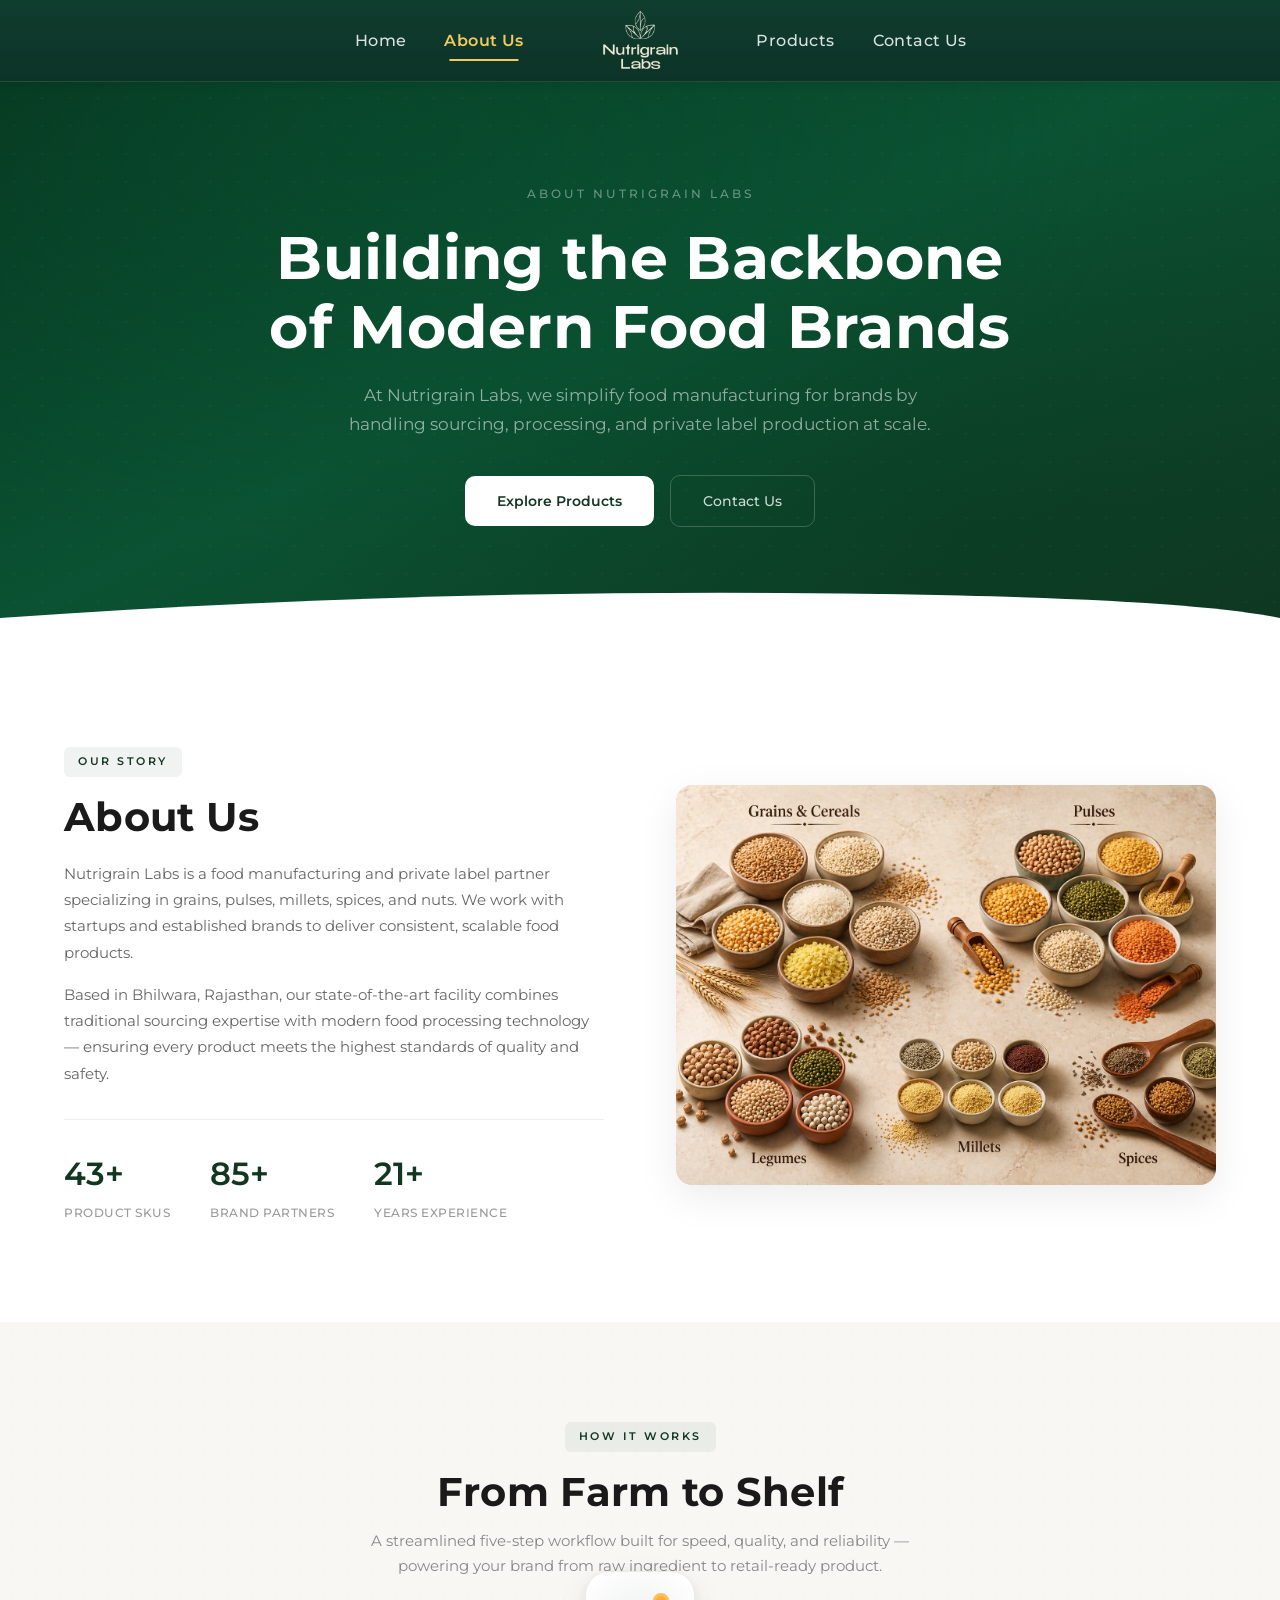
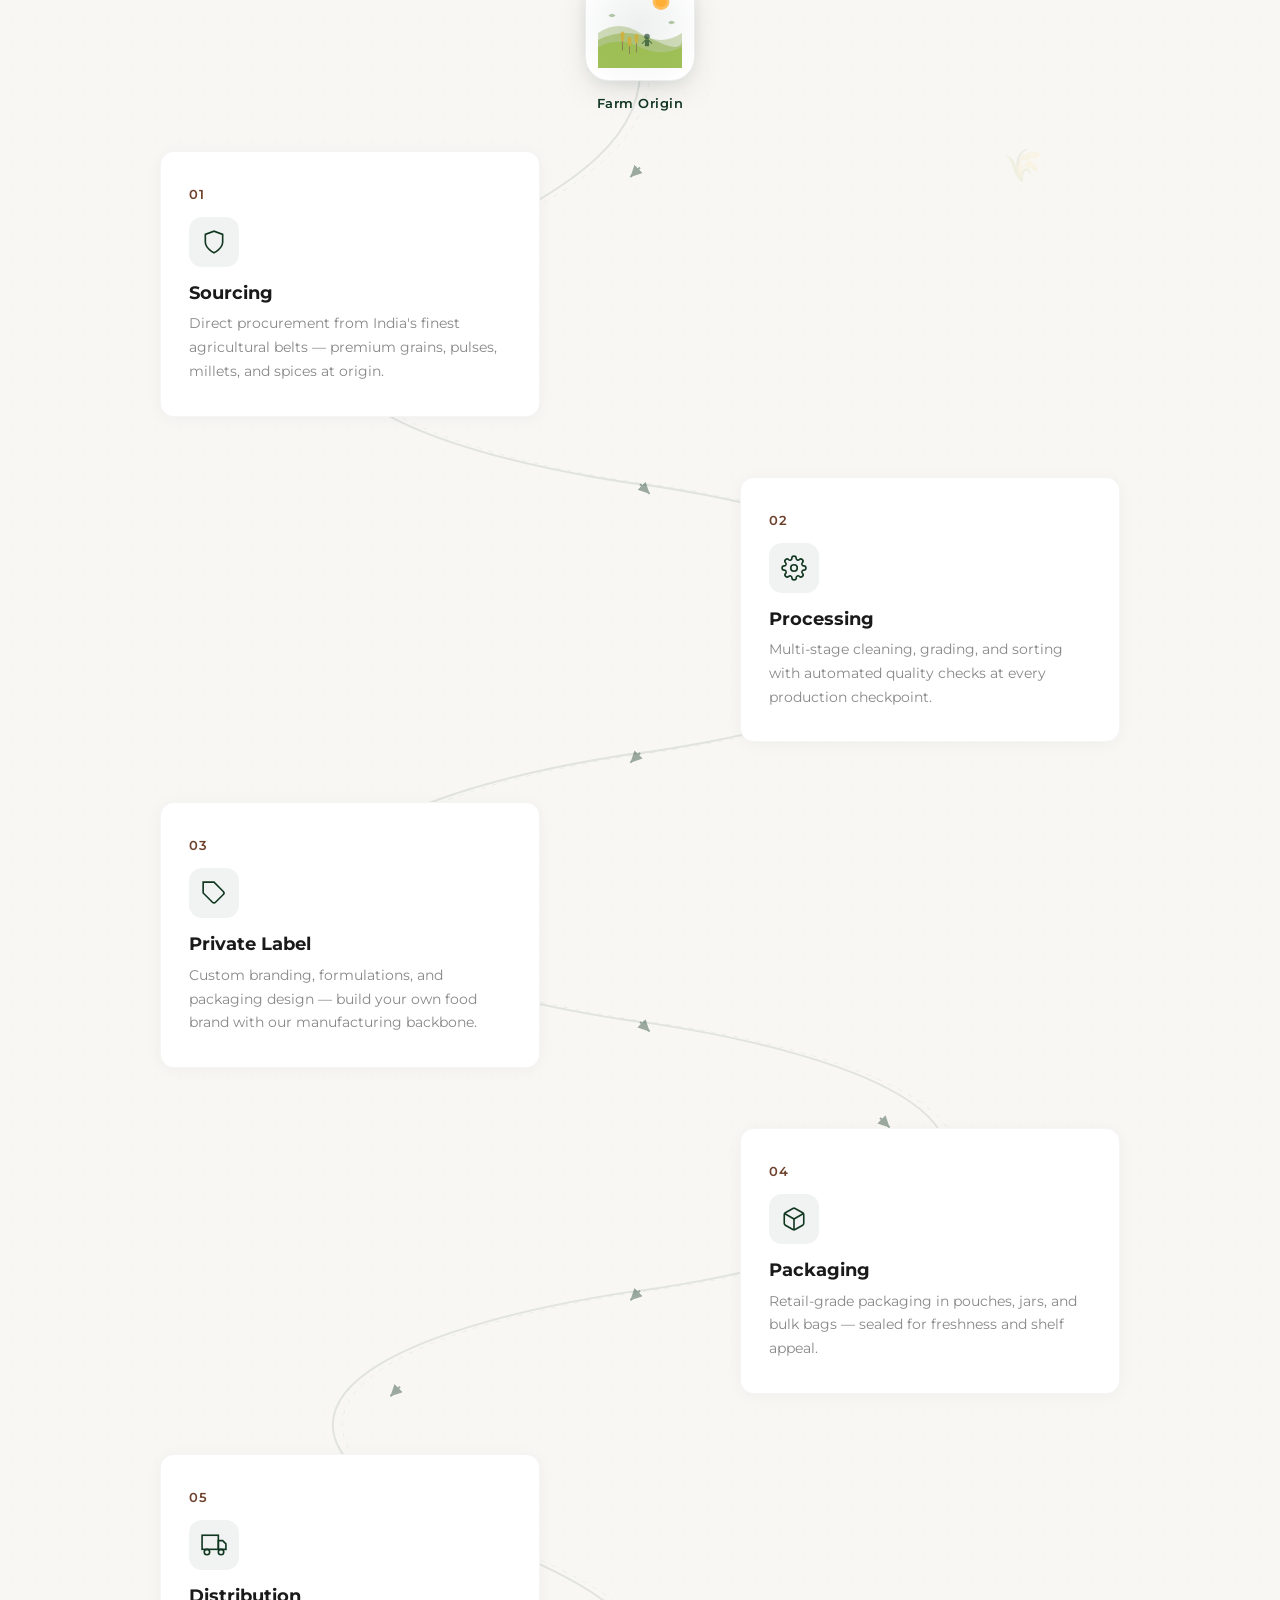
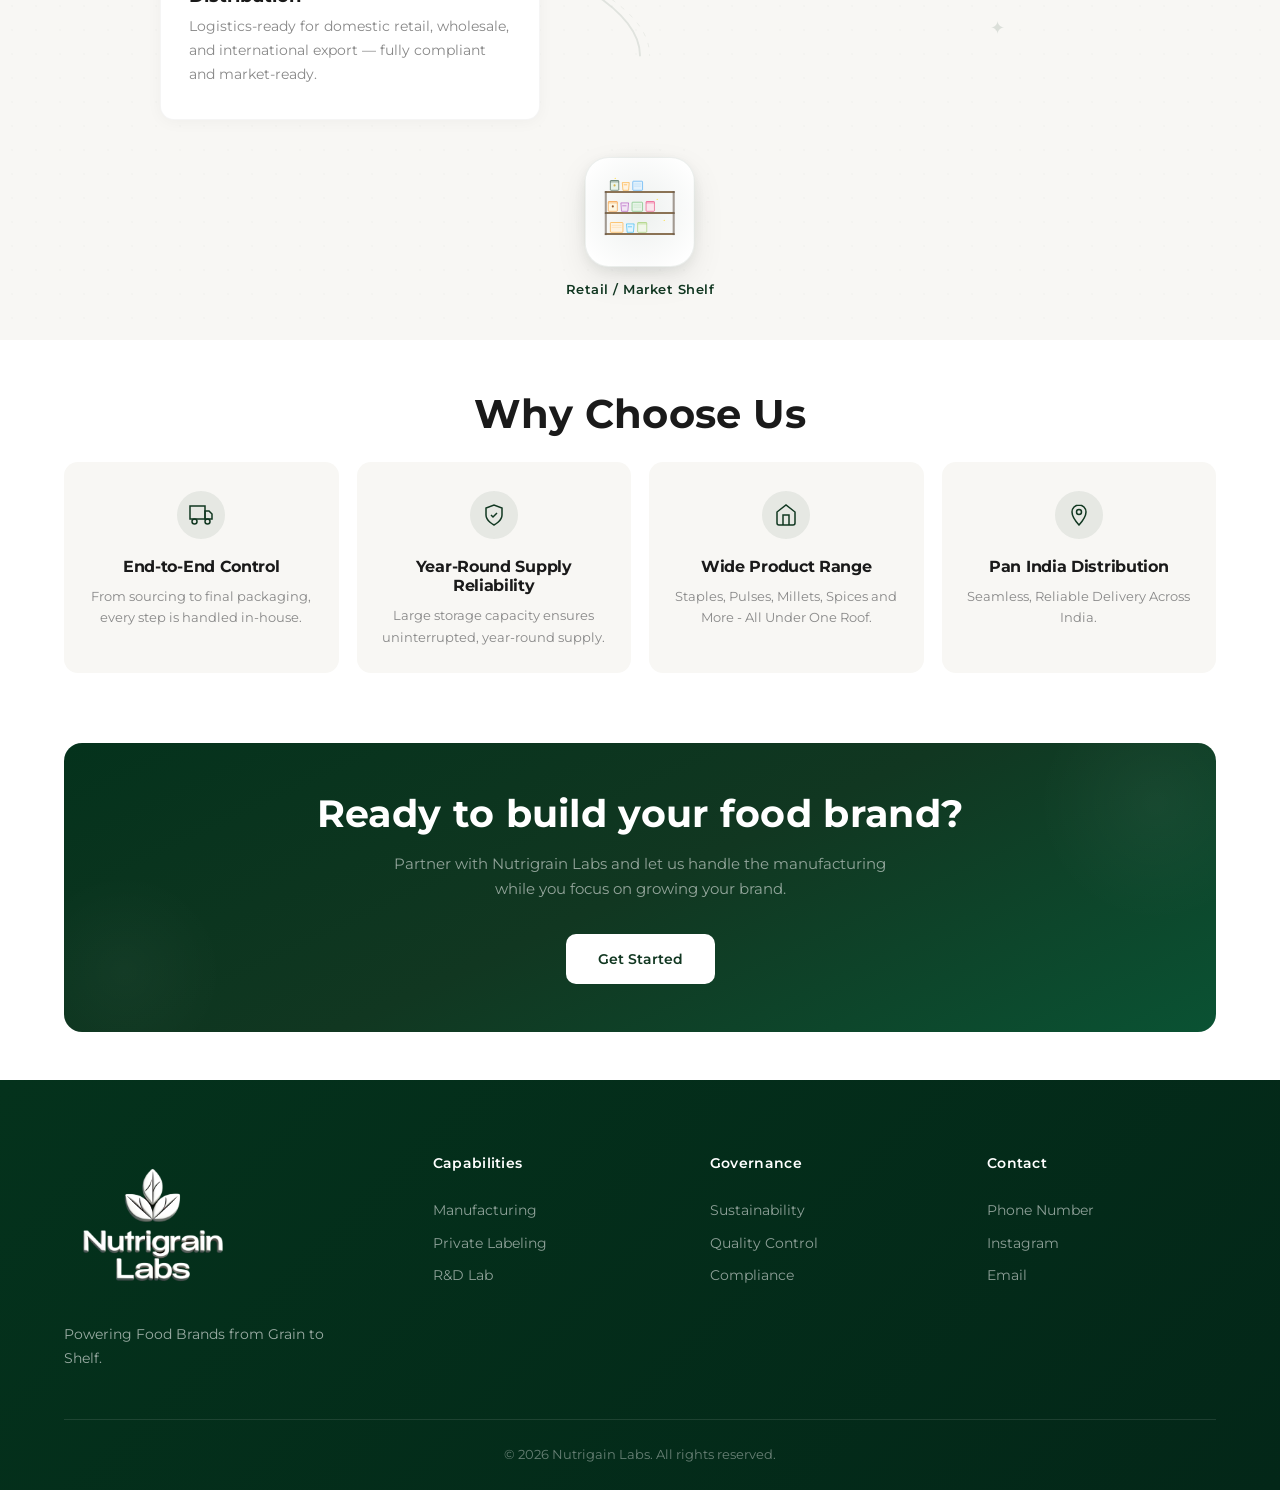
<file: about.html>
<!DOCTYPE html>
<html lang="en">

<head>
  <meta charset="UTF-8" />
  <meta name="viewport" content="width=device-width, initial-scale=1.0" />
  <title>Nutrigrain Labs — About Us</title>
  <meta name="description"
    content="Learn about Nutrigrain Labs — India's trusted food manufacturing and private label partner for grains, pulses, millets, spices, and more." />
  <link rel="stylesheet" href="index.css" />
  <link rel="stylesheet" href="about.css" />
  <link rel="preconnect" href="https://fonts.googleapis.com" />
  <link rel="preconnect" href="https://fonts.gstatic.com" crossorigin />
  <link href="https://fonts.googleapis.com/css2?family=Montserrat:wght@400;700;800&display=swap" rel="stylesheet" />
  <link rel="icon"
    href="data:image/svg+xml,<svg xmlns='http://www.w3.org/2000/svg' viewBox='0 0 100 100'><text y='.9em' font-size='90'>🌿</text></svg>" />
</head>

<body>

  <!-- ===== HEADER ===== -->
  <header class="header" id="header">
    <div class="header-inner">
      <nav class="nav-left" id="navLeft">
        <a href="index.html">Home</a>
        <a href="about.html" class="active">About Us</a>
      </nav>

      <a href="index.html" class="header-logo" id="headerLogo">
        <img src="images/header-logo.png" alt="Nutrigrain Labs" class="header-logo-img" />
      </a>

      <nav class="nav-right" id="navRight">
        <a href="products.html">Products</a>
        <a href="contact.html">Contact Us</a>
      </nav>

      <div class="hamburger" id="hamburger">
        <span></span>
        <span></span>
        <span></span>
      </div>
    </div>

    <nav class="nav-mobile" id="navMobile">
      <a href="index.html">Home</a>
      <a href="about.html" class="active">About Us</a>
      <a href="products.html">Products</a>
      <a href="contact.html">Contact Us</a>
    </nav>
    <div class="nav-overlay" id="navOverlay"></div>
  </header>

  <!-- ═══════════════════════════════════════════════════
       SECTION 1: HERO
       ═══════════════════════════════════════════════════ -->
  <section class="about-hero">
    <div class="about-hero-bg"></div>
    <div class="container">
      <div class="about-hero-content">
        <span class="about-hero-label anim-fade-up">About Nutrigrain Labs</span>
        <h1 class="anim-fade-up anim-delay-1">Building the Backbone<br>of Modern Food Brands</h1>
        <p class="anim-fade-up anim-delay-2">At Nutrigrain Labs, we simplify food manufacturing for brands by handling
          sourcing, processing, and private label production at scale.</p>
        <div class="about-hero-actions anim-fade-up anim-delay-3">
          <a href="products.html" class="btn-about-primary">Explore Products</a>
          <a href="contact.html" class="btn-about-secondary">Contact Us</a>
        </div>
      </div>
    </div>
    <div class="about-hero-curve">
      <svg viewBox="0 0 1440 80" fill="none" xmlns="http://www.w3.org/2000/svg" preserveAspectRatio="none">
        <path d="M0 80L0 40C360 10 720 0 1080 10C1260 15 1380 25 1440 40L1440 80Z" fill="#ffffff" />
      </svg>
    </div>
  </section>

  <!-- ═══════════════════════════════════════════════════
       SECTION 2: WHO WE ARE
       ═══════════════════════════════════════════════════ -->
  <section class="about-who" id="who">
    <div class="container">
      <div class="about-who-layout">
        <div class="about-who-text reveal">
          <span class="about-section-label">Our Story</span>
          <h2>About Us</h2>
          <p>Nutrigrain Labs is a food manufacturing and private label partner specializing in grains, pulses, millets,
            spices, and nuts. We work with startups and established brands to deliver consistent, scalable food
            products.</p>
          <p>Based in Bhilwara, Rajasthan, our state-of-the-art facility combines traditional sourcing expertise with
            modern food processing technology — ensuring every product meets the highest standards of quality and
            safety.</p>
          <div class="about-who-stats" id="aboutStats">
            <div class="about-stat">
              <span class="about-stat-number" data-target="50" data-suffix="+">0</span>
              <span class="about-stat-label">Product SKUs</span>
            </div>
            <div class="about-stat">
              <span class="about-stat-number" data-target="100" data-suffix="+">0</span>
              <span class="about-stat-label">Brand Partners</span>
            </div>
            <div class="about-stat">
              <span class="about-stat-number" data-target="25" data-suffix="+">0</span>
              <span class="about-stat-label">Years Experience</span>
            </div>
          </div>
        </div>
        <div class="about-who-image reveal reveal-delay-2">
          <div class="about-who-img-wrapper">
            <img src="images/all products banner.png" alt="Premium food ingredients" loading="lazy" />
          </div>
        </div>
      </div>
    </div>
  </section>

  <!-- ═══════════════════════════════════════════════════
       SECTION 3: OUR PROCESS — Curved S-Path Flow
       ═══════════════════════════════════════════════════ -->
  <section class="curved-process" id="curvedProcess">
    <div class="container">
      <div class="cp-header reveal">
        <span class="about-section-label">How It Works</span>
        <h2>From Farm to Shelf</h2>
        <p>A streamlined five-step workflow built for speed, quality, and reliability — powering your brand from raw
          ingredient to retail-ready product.</p>
      </div>

      <div class="cp-wrapper">
        <!-- SVG Curved Path -->
        <svg class="cp-svg-path" viewBox="0 0 1000 1700" fill="none" xmlns="http://www.w3.org/2000/svg"
          preserveAspectRatio="xMidYMid meet">
          <!-- Background path -->
          <path class="cp-path-bg"
            d="M500 -50 C500 100, 180 140, 180 240 S500 380, 500 380 C500 380, 820 420, 820 520 S500 660, 500 660 C500 660, 180 700, 180 800 S500 940, 500 940 C500 940, 820 980, 820 1080 S500 1220, 500 1220 C500 1220, 180 1260, 180 1360 S500 1500, 500 1600"
            stroke="rgba(17,55,33,0.1)" stroke-width="2" fill="none" stroke-linecap="round" />
          
          <!-- Dotted path for animation -->
          <path class="cp-path-dots"
            d="M500 -50 C500 100, 180 140, 180 240 S500 380, 500 380 C500 380, 820 420, 820 520 S500 660, 500 660 C500 660, 180 700, 180 800 S500 940, 500 940 C500 940, 820 980, 820 1080 S500 1220, 500 1220 C500 1220, 180 1260, 180 1360 S500 1500, 500 1600"
            stroke="rgba(17,55,33,0.06)" stroke-width="1" fill="none" stroke-dasharray="4 8" stroke-linecap="round"
            transform="translate(10, 0)" />
          
          <!-- Main animated path -->
          <path class="cp-path-fill" id="cpPathFill"
            d="M500 -50 C500 100, 180 140, 180 240 S500 380, 500 380 C500 380, 820 420, 820 520 S500 660, 500 660 C500 660, 180 700, 180 800 S500 940, 500 940 C500 940, 820 980, 820 1080 S500 1220, 500 1220 C500 1220, 180 1260, 180 1360 S500 1500, 500 1600"
            stroke="#113721" stroke-width="2.5" fill="none" stroke-linecap="round" />
          
          <!-- Directional arrows along the path -->
          <g class="cp-arrows" opacity="0.4">
            <defs>
              <marker id="arrowhead" markerWidth="8" markerHeight="8" refX="6" refY="3" orient="auto">
                <polygon points="0 0, 6 3, 0 6" fill="#113721" />
              </marker>
            </defs>
            
            <!-- Arrow 1 -->
            <path d="M500 50 L490 60" stroke="#113721" stroke-width="2" marker-end="url(#arrowhead)" class="cp-arrow" style="animation-delay: 0s"/>
            
            <!-- Arrow 2 -->
            <path d="M250 200 L240 210" stroke="#113721" stroke-width="2" marker-end="url(#arrowhead)" class="cp-arrow" style="animation-delay: 0.5s"/>
            
            <!-- Arrow 3 -->
            <path d="M500 380 L510 390" stroke="#113721" stroke-width="2" marker-end="url(#arrowhead)" class="cp-arrow" style="animation-delay: 1s"/>
            
            <!-- Arrow 4 -->
            <path d="M750 480 L760 490" stroke="#113721" stroke-width="2" marker-end="url(#arrowhead)" class="cp-arrow" style="animation-delay: 1.5s"/>
            
            <!-- Arrow 5 -->
            <path d="M500 660 L490 670" stroke="#113721" stroke-width="2" marker-end="url(#arrowhead)" class="cp-arrow" style="animation-delay: 2s"/>
            
            <!-- Arrow 6 -->
            <path d="M250 760 L240 770" stroke="#113721" stroke-width="2" marker-end="url(#arrowhead)" class="cp-arrow" style="animation-delay: 2.5s"/>
            
            <!-- Arrow 7 -->
            <path d="M500 940 L510 950" stroke="#113721" stroke-width="2" marker-end="url(#arrowhead)" class="cp-arrow" style="animation-delay: 3s"/>
            
            <!-- Arrow 8 -->
            <path d="M750 1040 L760 1050" stroke="#113721" stroke-width="2" marker-end="url(#arrowhead)" class="cp-arrow" style="animation-delay: 3.5s"/>
            
            <!-- Arrow 9 -->
            <path d="M500 1220 L490 1230" stroke="#113721" stroke-width="2" marker-end="url(#arrowhead)" class="cp-arrow" style="animation-delay: 4s"/>
            
            <!-- Arrow 10 -->
            <path d="M250 1320 L240 1330" stroke="#113721" stroke-width="2" marker-end="url(#arrowhead)" class="cp-arrow" style="animation-delay: 4.5s"/>
          </g>
          
          <!-- Traveling dot -->
          <circle class="cp-travel-dot" id="cpTravelDot" cx="500" cy="-50" r="6" fill="#113721" />
        </svg>

        <!-- Visual Anchors -->
        <div class="cp-anchor cp-anchor-start reveal">
          <div class="cp-anchor-visual">
            <svg viewBox="0 0 120 120" fill="none" xmlns="http://www.w3.org/2000/svg">
              <!-- Sun -->
              <circle cx="90" cy="25" r="12" fill="#FFB84D" opacity="0.9"/>
              <circle cx="90" cy="25" r="8" fill="#FFA726" opacity="0.7"/>
              
              <!-- Hills/Fields -->
              <path d="M0 70 Q30 50 60 70 T120 70 L120 120 L0 120 Z" fill="#6B8E23" opacity="0.3"/>
              <path d="M0 80 Q40 60 80 80 T120 80 L120 120 L0 120 Z" fill="#7BA428" opacity="0.4"/>
              <path d="M0 90 Q30 75 60 90 T120 90 L120 120 L0 120 Z" fill="#8FBC2E" opacity="0.5"/>
              
              <!-- Wheat stalks -->
              <g opacity="0.8">
                <line x1="35" y1="95" x2="35" y2="75" stroke="#8B7355" stroke-width="1.5"/>
                <ellipse cx="35" cy="73" rx="3" ry="5" fill="#D4AF37"/>
                <ellipse cx="35" cy="78" rx="2.5" ry="4" fill="#D4AF37"/>
                
                <line x1="45" y1="100" x2="45" y2="82" stroke="#8B7355" stroke-width="1.5"/>
                <ellipse cx="45" cy="80" rx="3" ry="5" fill="#D4AF37"/>
                <ellipse cx="45" cy="85" rx="2.5" ry="4" fill="#D4AF37"/>
                
                <line x1="55" y1="98" x2="55" y2="78" stroke="#8B7355" stroke-width="1.5"/>
                <ellipse cx="55" cy="76" rx="3" ry="5" fill="#D4AF37"/>
                <ellipse cx="55" cy="81" rx="2.5" ry="4" fill="#D4AF37"/>
              </g>
              
              <!-- Farmer silhouette -->
              <g opacity="0.6" transform="translate(70, 75)">
                <circle cx="0" cy="0" r="4" fill="#113721"/>
                <rect x="-3" y="4" width="6" height="10" rx="1" fill="#113721"/>
                <line x1="-3" y1="6" x2="-7" y2="10" stroke="#113721" stroke-width="1.5" stroke-linecap="round"/>
                <line x1="3" y1="6" x2="7" y2="10" stroke="#113721" stroke-width="1.5" stroke-linecap="round"/>
              </g>
              
              <!-- Decorative leaves -->
              <path d="M15 45 Q20 40 25 45 Q20 50 15 45" fill="#4A7C2F" opacity="0.4"/>
              <path d="M100 55 Q105 50 110 55 Q105 60 100 55" fill="#4A7C2F" opacity="0.4"/>
            </svg>
            <div class="cp-anchor-glow"></div>
          </div>
          <span class="cp-anchor-label">Farm Origin</span>
        </div>

        <div class="cp-anchor cp-anchor-end reveal">
          <div class="cp-anchor-visual">
            <svg viewBox="0 0 120 120" fill="none" xmlns="http://www.w3.org/2000/svg">
              <!-- Shelf structure -->
              <rect x="10" y="30" width="100" height="3" fill="#8B7355" rx="1"/>
              <rect x="10" y="60" width="100" height="3" fill="#8B7355" rx="1"/>
              <rect x="10" y="90" width="100" height="3" fill="#8B7355" rx="1"/>
              
              <!-- Vertical supports -->
              <rect x="10" y="30" width="3" height="63" fill="#6B5D4F" opacity="0.6"/>
              <rect x="107" y="30" width="3" height="63" fill="#6B5D4F" opacity="0.6"/>
              
              <!-- Products on top shelf -->
              <g opacity="0.9">
                <!-- Jar 1 -->
                <rect x="18" y="15" width="12" height="14" rx="1" fill="#E8F5E9" stroke="#113721" stroke-width="0.8"/>
                <rect x="18" y="15" width="12" height="3" fill="#113721" opacity="0.3"/>
                <circle cx="24" cy="22" r="1.5" fill="#D4AF37"/>
                
                <!-- Pouch 1 -->
                <path d="M35 18 L45 18 L44 29 L36 29 Z" fill="#FFF3E0" stroke="#FF9800" stroke-width="0.8"/>
                <rect x="37" y="20" width="5" height="2" fill="#FF9800" opacity="0.4"/>
                
                <!-- Box 1 -->
                <rect x="50" y="16" width="14" height="13" rx="1" fill="#E3F2FD" stroke="#2196F3" stroke-width="0.8"/>
                <line x1="52" y1="20" x2="62" y2="20" stroke="#2196F3" stroke-width="0.5" opacity="0.5"/>
                <line x1="52" y1="23" x2="62" y2="23" stroke="#2196F3" stroke-width="0.5" opacity="0.5"/>
              </g>
              
              <!-- Products on middle shelf -->
              <g opacity="0.9">
                <!-- Jar 2 -->
                <rect x="15" y="45" width="13" height="14" rx="1" fill="#FFF8E1" stroke="#F57C00" stroke-width="0.8"/>
                <rect x="15" y="45" width="13" height="3" fill="#F57C00" opacity="0.3"/>
                <circle cx="21.5" cy="52" r="1.5" fill="#8B4513"/>
                
                <!-- Pouch 2 -->
                <path d="M33 47 L44 47 L43 59 L34 59 Z" fill="#F3E5F5" stroke="#9C27B0" stroke-width="0.8"/>
                <rect x="35" y="50" width="6" height="2" fill="#9C27B0" opacity="0.4"/>
                
                <!-- Box 2 -->
                <rect x="49" y="46" width="15" height="13" rx="1" fill="#E8F5E9" stroke="#4CAF50" stroke-width="0.8"/>
                <line x1="51" y1="50" x2="62" y2="50" stroke="#4CAF50" stroke-width="0.5" opacity="0.5"/>
                <line x1="51" y1="53" x2="62" y2="53" stroke="#4CAF50" stroke-width="0.5" opacity="0.5"/>
                
                <!-- Jar 3 -->
                <rect x="69" y="45" width="12" height="14" rx="1" fill="#FCE4EC" stroke="#E91E63" stroke-width="0.8"/>
                <rect x="69" y="45" width="12" height="3" fill="#E91E63" opacity="0.3"/>
              </g>
              
              <!-- Products on bottom shelf -->
              <g opacity="0.9">
                <!-- Large box -->
                <rect x="18" y="75" width="18" height="14" rx="1" fill="#FFF3E0" stroke="#FF9800" stroke-width="0.8"/>
                <line x1="20" y1="79" x2="34" y2="79" stroke="#FF9800" stroke-width="0.5" opacity="0.5"/>
                <line x1="20" y1="82" x2="34" y2="82" stroke="#FF9800" stroke-width="0.5" opacity="0.5"/>
                
                <!-- Pouch 3 -->
                <path d="M41 77 L52 77 L51 89 L42 89 Z" fill="#E1F5FE" stroke="#03A9F4" stroke-width="0.8"/>
                <rect x="43" y="80" width="6" height="2" fill="#03A9F4" opacity="0.4"/>
                
                <!-- Jar 4 -->
                <rect x="57" y="75" width="13" height="14" rx="1" fill="#F1F8E9" stroke="#8BC34A" stroke-width="0.8"/>
                <rect x="57" y="75" width="13" height="3" fill="#8BC34A" opacity="0.3"/>
              </g>
              
              <!-- Sparkle effects -->
              <circle cx="25" cy="12" r="1" fill="#FFD700" opacity="0.6"/>
              <circle cx="85" cy="42" r="1" fill="#FFD700" opacity="0.6"/>
              <circle cx="95" cy="72" r="1" fill="#FFD700" opacity="0.6"/>
            </svg>
            <div class="cp-anchor-glow"></div>
          </div>
          <span class="cp-anchor-label">Retail / Market Shelf</span>
        </div>

        <!-- Decorative wheat accents -->
        <div class="cp-deco cp-deco-1">🌾</div>
        <div class="cp-deco cp-deco-2">🌿</div>
        <div class="cp-deco cp-deco-3">✦</div>

        <!-- Step 1: Sourcing (LEFT) -->
        <div class="cp-step cp-step-left" data-step="1">
          <div class="cp-step-card">
            <div class="cp-step-num">01</div>
            <div class="cp-step-icon">
              <svg viewBox="0 0 24 24" fill="none" stroke="currentColor" stroke-width="1.5" width="26" height="26">
                <path d="M12 22s8-4 8-10V5l-8-3-8 3v7c0 6 8 10 8 10z" />
              </svg>
            </div>
            <h3>Sourcing</h3>
            <p>Direct procurement from India's finest agricultural belts — premium grains, pulses, millets, and spices
              at origin.</p>
          </div>
        </div>

        <!-- Step 2: Processing (RIGHT) -->
        <div class="cp-step cp-step-right" data-step="2">
          <div class="cp-step-card">
            <div class="cp-step-num">02</div>
            <div class="cp-step-icon">
              <svg viewBox="0 0 24 24" fill="none" stroke="currentColor" stroke-width="1.5" width="26" height="26">
                <circle cx="12" cy="12" r="3" />
                <path
                  d="M19.4 15a1.65 1.65 0 0 0 .33 1.82l.06.06a2 2 0 0 1-2.83 2.83l-.06-.06a1.65 1.65 0 0 0-1.82-.33 1.65 1.65 0 0 0-1 1.51V21a2 2 0 0 1-4 0v-.09A1.65 1.65 0 0 0 9 19.4a1.65 1.65 0 0 0-1.82.33l-.06.06a2 2 0 0 1-2.83-2.83l.06-.06A1.65 1.65 0 0 0 4.68 15a1.65 1.65 0 0 0-1.51-1H3a2 2 0 0 1 0-4h.09A1.65 1.65 0 0 0 4.6 9a1.65 1.65 0 0 0-.33-1.82l-.06-.06a2 2 0 0 1 2.83-2.83l.06.06A1.65 1.65 0 0 0 9 4.68a1.65 1.65 0 0 0 1-1.51V3a2 2 0 0 1 4 0v.09a1.65 1.65 0 0 0 1 1.51 1.65 1.65 0 0 0 1.82-.33l.06-.06a2 2 0 0 1 2.83 2.83l-.06.06A1.65 1.65 0 0 0 19.4 9a1.65 1.65 0 0 0 1.51 1H21a2 2 0 0 1 0 4h-.09a1.65 1.65 0 0 0-1.51 1z" />
              </svg>
            </div>
            <h3>Processing</h3>
            <p>Multi-stage cleaning, grading, and sorting with automated quality checks at every production checkpoint.
            </p>
          </div>
        </div>

        <!-- Step 3: Private Label (LEFT) -->
        <div class="cp-step cp-step-left" data-step="3">
          <div class="cp-step-card">
            <div class="cp-step-num">03</div>
            <div class="cp-step-icon">
              <svg viewBox="0 0 24 24" fill="none" stroke="currentColor" stroke-width="1.5" width="26" height="26">
                <path d="M20.59 13.41l-7.17 7.17a2 2 0 0 1-2.83 0L2 12V2h10l8.59 8.59a2 2 0 0 1 0 2.82z" />
                <line x1="7" y1="7" x2="7.01" y2="7" />
              </svg>
            </div>
            <h3>Private Label</h3>
            <p>Custom branding, formulations, and packaging design — build your own food brand with our manufacturing
              backbone.</p>
          </div>
        </div>

        <!-- Step 4: Packaging (RIGHT) -->
        <div class="cp-step cp-step-right" data-step="4">
          <div class="cp-step-card">
            <div class="cp-step-num">04</div>
            <div class="cp-step-icon">
              <svg viewBox="0 0 24 24" fill="none" stroke="currentColor" stroke-width="1.5" width="26" height="26">
                <path
                  d="M21 16V8a2 2 0 0 0-1-1.73l-7-4a2 2 0 0 0-2 0l-7 4A2 2 0 0 0 3 8v8a2 2 0 0 0 1 1.73l7 4a2 2 0 0 0 2 0l7-4A2 2 0 0 0 21 16z" />
                <polyline points="3.27 6.96 12 12.01 20.73 6.96" />
                <line x1="12" y1="22.08" x2="12" y2="12" />
              </svg>
            </div>
            <h3>Packaging</h3>
            <p>Retail-grade packaging in pouches, jars, and bulk bags — sealed for freshness and shelf appeal.</p>
          </div>
        </div>

        <!-- Step 5: Distribution (LEFT) -->
        <div class="cp-step cp-step-left" data-step="5">
          <div class="cp-step-card">
            <div class="cp-step-num">05</div>
            <div class="cp-step-icon">
              <svg viewBox="0 0 24 24" fill="none" stroke="currentColor" stroke-width="1.5" width="26" height="26">
                <rect x="1" y="3" width="15" height="13" />
                <polygon points="16 8 20 8 23 11 23 16 16 16 16 8" />
                <circle cx="5.5" cy="18.5" r="2.5" />
                <circle cx="18.5" cy="18.5" r="2.5" />
              </svg>
            </div>
            <h3>Distribution</h3>
            <p>Logistics-ready for domestic retail, wholesale, and international export — fully compliant and
              market-ready.</p>
          </div>
        </div>
      </div>
    </div>
  </section>

  <!-- ═══════════════════════════════════════════════════
       SECTION 4: WHY CHOOSE US
       ═══════════════════════════════════════════════════ -->
  <section class="about-why">
    <div class="container">
      <div class="about-why-header reveal">
        <h2>Why Choose Us</h2>
      </div>
      <div class="about-why-grid">
        <div class="about-why-card reveal">
          <div class="about-why-icon">
            <svg viewBox="0 0 24 24" fill="none" stroke="currentColor" stroke-width="1.5" width="24" height="24">
              <rect x="1" y="3" width="15" height="13" />
              <polygon points="16 8 20 8 23 11 23 16 16 16 16 8" />
              <circle cx="5.5" cy="18.5" r="2.5" />
              <circle cx="18.5" cy="18.5" r="2.5" />
            </svg>
          </div>
          <h3>End-to-End Control</h3>
          <p>From sourcing to final packaging, every step is handled in-house.</p>
        </div>
        <div class="about-why-card reveal reveal-delay-1">
          <div class="about-why-icon">
            <svg viewBox="0 0 24 24" fill="none" stroke="currentColor" stroke-width="1.5" width="24" height="24">
              <path d="M12 22s8-4 8-10V5l-8-3-8 3v7c0 6 8 10 8 10z" />
              <polyline points="9 12 11 14 15 10" />
            </svg>
          </div>
          <h3>Year-Round Supply Reliability</h3>
          <p>Large storage capacity ensures uninterrupted, year-round supply.</p>
        </div>
        <div class="about-why-card reveal reveal-delay-2">
          <div class="about-why-icon">
            <svg viewBox="0 0 24 24" fill="none" stroke="currentColor" stroke-width="1.5" width="24" height="24">
              <path d="M3 9l9-7 9 7v11a2 2 0 0 1-2 2H5a2 2 0 0 1-2-2z" />
              <polyline points="9 22 9 12 15 12 15 22" />
              <path d="M7 7h.01M12 7h.01M17 7h.01" />
            </svg>
          </div>
          <h3>Wide Product Range</h3>
          <p>Staples, Pulses, Millets, Spices and More - All Under One Roof.</p>
        </div>
        <div class="about-why-card reveal reveal-delay-3">
          <div class="about-why-icon">
            <svg viewBox="0 0 24 24" fill="none" stroke="currentColor" stroke-width="1.5" width="24" height="24">
              <path d="M12 2C8.13 2 5 5.13 5 9c0 5.25 7 13 7 13s7-7.75 7-13c0-3.87-3.13-7-7-7z" />
              <circle cx="12" cy="9" r="2.5" />
            </svg>
          </div>
          <h3>Pan India Distribution</h3>
          <p>Seamless, Reliable Delivery Across India.</p>
        </div>
      </div>
    </div>
  </section>

  <!-- ═══════════════════════════════════════════════════
       SECTION 5: CTA
       ═══════════════════════════════════════════════════ -->
  <section class="about-cta">
    <div class="container">
      <div class="about-cta-inner reveal">
        <h2>Ready to build your food brand?</h2>
        <p>Partner with Nutrigrain Labs and let us handle the manufacturing while you focus on growing your brand.</p>
        <div class="about-cta-actions">
          <a href="contact.html" class="btn-about-primary">Get Started</a>
        </div>
      </div>
    </div>
  </section>

  <!-- ═══════════════════════════════════════════════════
       FOOTER TAGLINE
       ═══════════════════════════════════════════════════ -->
  <div class="about-tagline">
  </div>

  <!-- ===== FOOTER ===== -->
  <footer class="footer">
    <div class="container">
      <div class="footer-grid">
        <div class="footer-brand">
          <a href="index.html" class="logo footer-logo">
            <img src="images/footer-logo.png" alt="Nutrigrain Labs" class="footer-logo-img" />
          </a>
          <p class="footer-desc">Powering Food Brands from Grain to Shelf.</p>
        </div>
        <div class="footer-col">
          <h4>Capabilities</h4>
          <a>Manufacturing</a>
          <a>Private Labeling</a>
          <a>R&D Lab</a>
        </div>
        <div class="footer-col">
          <h4>Governance</h4>
          <a>Sustainability</a>
          <a>Quality Control</a>
          <a>Compliance</a>
        </div>
        <div class="footer-col">
          <h4>Contact</h4>
          <a href="https://wa.me/919950895333" target="_blank">Phone Number</a>
          <a href="https://instagram.com" target="_blank">Instagram</a>
          <a href="mailto:info@nutrigainlabs.com">Email</a>
        </div>
      </div>
      <div class="footer-bottom">
        <p>&copy; 2026 Nutrigain Labs. All rights reserved.</p>
      </div>
    </div>
  </footer>

  <script src="main.js"></script>
  <script>
    // ── Curved Path scroll animation ──
    (function () {
      const section = document.getElementById('curvedProcess');
      if (!section) return;

      const pathFill = document.getElementById('cpPathFill');
      const travelDot = document.getElementById('cpTravelDot');
      const steps = section.querySelectorAll('.cp-step');
      const anchors = section.querySelectorAll('.cp-anchor');
      const wrapper = section.querySelector('.cp-wrapper');

      // Get path length for stroke-dasharray animation
      let pathLength = 0;
      if (pathFill) {
        pathLength = pathFill.getTotalLength();
        pathFill.style.strokeDasharray = pathLength;
        pathFill.style.strokeDashoffset = pathLength;
      }

      function onScroll() {
        const rect = section.getBoundingClientRect();
        const viewH = window.innerHeight;
        const start = rect.top - viewH * 0.6;
        const end = rect.top + rect.height - viewH * 0.3;
        const progress = Math.min(1, Math.max(0, (0 - start) / (end - start)));

        // Desktop: draw SVG path
        if (window.innerWidth > 768 && pathFill && pathLength) {
          pathFill.style.strokeDashoffset = pathLength * (1 - progress);

          if (travelDot && progress > 0.01 && progress < 0.99) {
            const point = pathFill.getPointAtLength(progress * pathLength);
            travelDot.setAttribute('cx', point.x);
            travelDot.setAttribute('cy', point.y);
            travelDot.style.opacity = '1';
          } else if (travelDot) {
            travelDot.style.opacity = '0';
          }
        }

        // Mobile: fill vertical line via CSS custom property
        if (window.innerWidth <= 768 && wrapper) {
          // Calculate mobile progress based on wrapper height
          const wrapperRect = wrapper.getBoundingClientRect();
          const wrapperStart = wrapperRect.top - viewH * 0.7;
          const wrapperEnd = wrapperRect.top + wrapperRect.height - viewH * 0.4;
          const mobileProgress = Math.min(1, Math.max(0, (0 - wrapperStart) / (wrapperEnd - wrapperStart)));
          
          const maxHeight = wrapperRect.height - 240; // Account for anchors
          wrapper.style.setProperty('--cp-mobile-fill', (mobileProgress * maxHeight) + 'px');
        }
      }

      window.addEventListener('scroll', onScroll, { passive: true });
      window.addEventListener('resize', onScroll, { passive: true });
      onScroll();

      // IntersectionObserver for step card reveal
      const stepObserver = new IntersectionObserver((entries) => {
        entries.forEach(entry => {
          if (entry.isIntersecting) {
            entry.target.classList.add('cp-visible');
          }
        });
      }, { threshold: 0.15, rootMargin: '0px 0px -40px 0px' });

      steps.forEach(step => stepObserver.observe(step));

      // IntersectionObserver for anchor reveal
      const anchorObserver = new IntersectionObserver((entries) => {
        entries.forEach(entry => {
          if (entry.isIntersecting) {
            entry.target.classList.add('reveal');
          }
        });
      }, { threshold: 0.2, rootMargin: '0px 0px -60px 0px' });

      anchors.forEach(anchor => anchorObserver.observe(anchor));
    })();
  </script>
  <script>
    // ── Stat counter animation ──
    (function () {
      const statsContainer = document.getElementById('aboutStats');
      if (!statsContainer) return;

      const counters = statsContainer.querySelectorAll('.about-stat-number[data-target]');
      let animated = false;

      function animateCounters() {
        if (animated) return;
        animated = true;

        counters.forEach(counter => {
          const target = parseInt(counter.dataset.target, 10);
          const suffix = counter.dataset.suffix || '';
          const duration = 2000;
          const start = performance.now();

          function update(now) {
            const elapsed = now - start;
            const progress = Math.min(elapsed / duration, 1);
            // easeOutQuad
            const ease = 1 - (1 - progress) * (1 - progress);
            const current = Math.round(ease * target);
            counter.textContent = current + suffix;
            if (progress < 1) requestAnimationFrame(update);
          }

          requestAnimationFrame(update);
        });
      }

      const observer = new IntersectionObserver((entries) => {
        entries.forEach(entry => {
          if (entry.isIntersecting) animateCounters();
        });
      }, { threshold: 0.5 });

      observer.observe(statsContainer);
    })();
  </script>

</body>

</html>
</file>
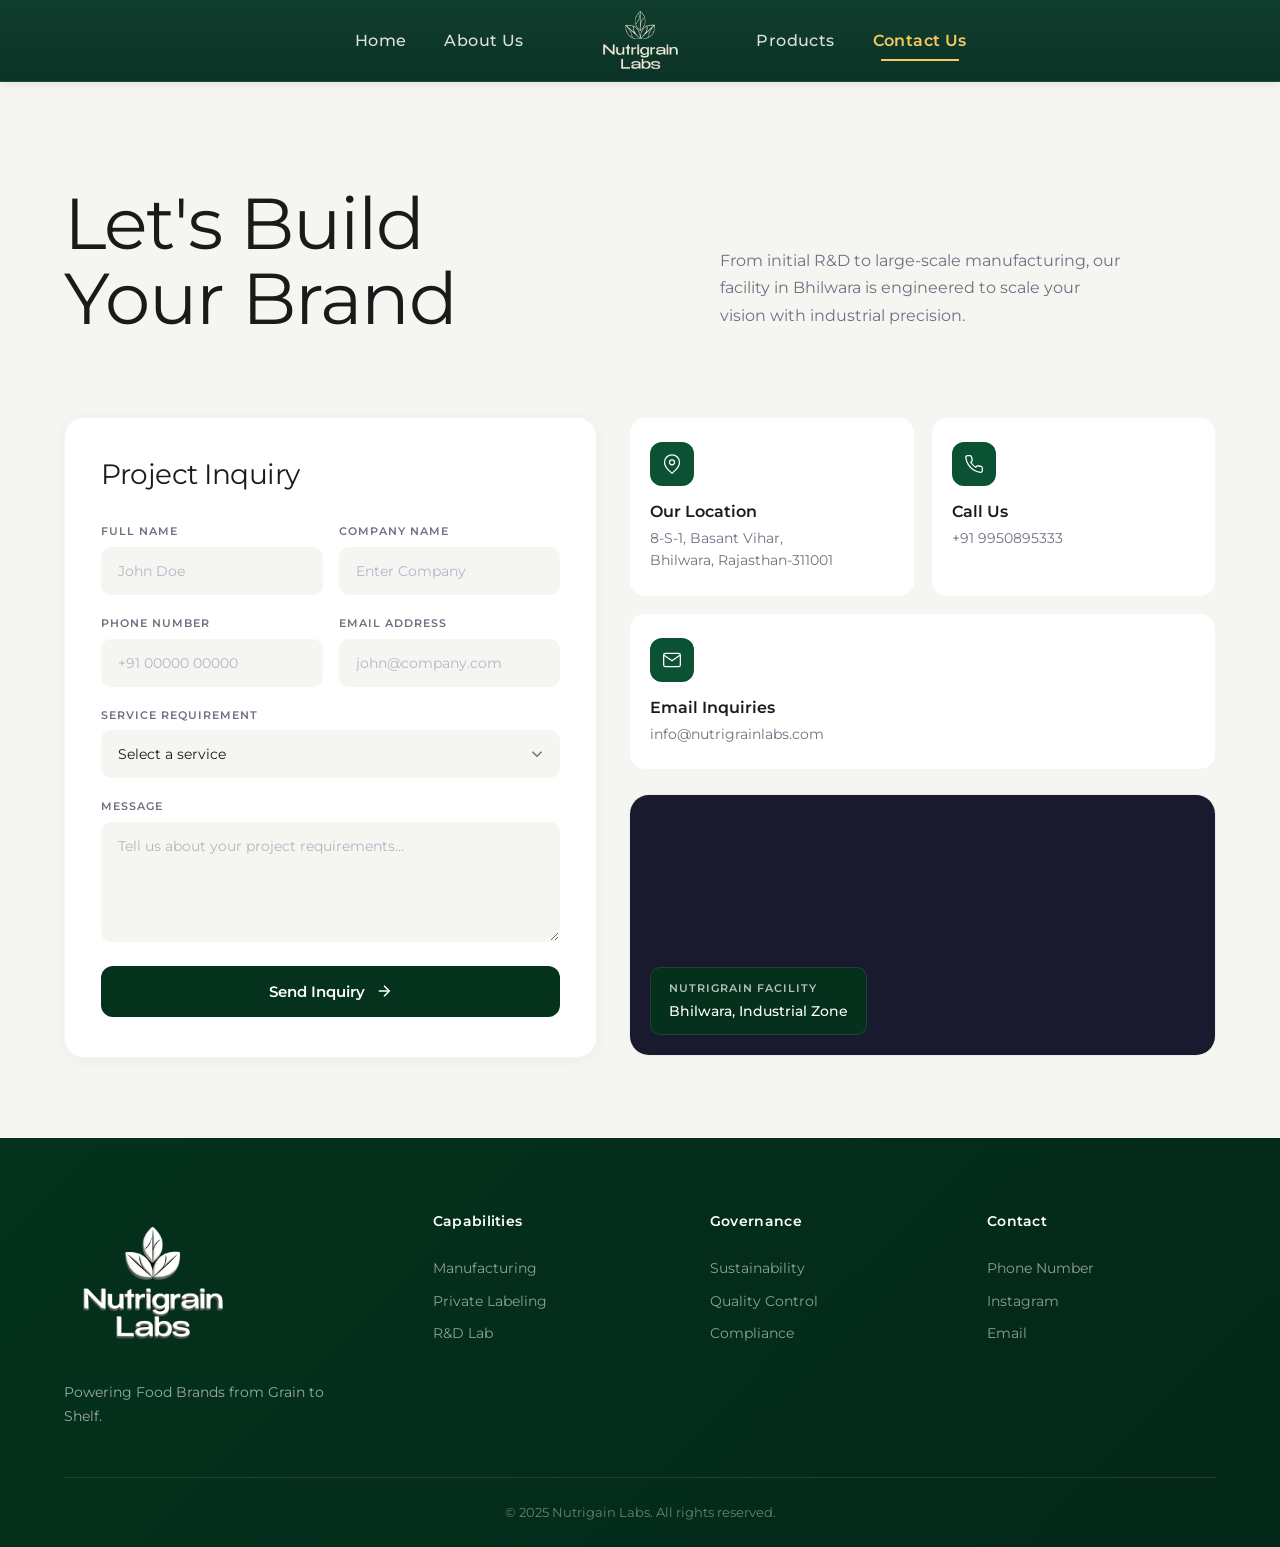
<file: contact.html>
<!DOCTYPE html>
<html lang="en">

<head>
  <meta charset="UTF-8" />
  <meta name="viewport" content="width=device-width, initial-scale=1.0" />
  <title>Nutrigain Labs — Contact Us</title>
  <meta name="description"
    content="Get in touch with Nutrigain Labs for private labeling, bulk orders, and custom food manufacturing. Our facility in Bhilwara is ready to scale your vision." />
  <link rel="stylesheet" href="index.css" />
  <link rel="stylesheet" href="contact.css" />
  <link rel="preconnect" href="https://fonts.googleapis.com" />
  <link rel="preconnect" href="https://fonts.gstatic.com" crossorigin />
  <link href="https://fonts.googleapis.com/css2?family=Montserrat:wght@400;700;800&display=swap" rel="stylesheet" />
  <link rel="icon"
    href="data:image/svg+xml,<svg xmlns='http://www.w3.org/2000/svg' viewBox='0 0 100 100'><text y='.9em' font-size='90'>🌿</text></svg>" />
</head>

<body>

  <!-- ===== HEADER ===== -->
  <header class="header" id="header">
    <div class="header-inner">
      <nav class="nav-left" id="navLeft">
        <a href="index.html">Home</a>
        <a href="about.html">About Us</a>
      </nav>

      <a href="index.html" class="header-logo" id="headerLogo">
        <img src="images/header-logo.png" alt="Nutrigrain Labs" class="header-logo-img" />
      </a>

      <nav class="nav-right" id="navRight">
        <a href="products.html">Products</a>
        <a href="contact.html" class="active">Contact Us</a>
      </nav>

      <div class="hamburger" id="hamburger">
        <span></span>
        <span></span>
        <span></span>
      </div>
    </div>

    <!-- Mobile slide-out menu -->
    <nav class="nav-mobile" id="navMobile">
      <a href="index.html">Home</a>
      <a href="about.html">About Us</a>
      <a href="products.html">Products</a>
      <a href="contact.html" class="active">Contact Us</a>
    </nav>
    <div class="nav-overlay" id="navOverlay"></div>
  </header>

  <!-- ═══════════════════════════════════════════════════
       CONTACT HERO
       ═══════════════════════════════════════════════════ -->
  <section class="contact-hero">
    <div class="container">
      <div class="contact-hero-layout">
        <div class="contact-hero-left">
          <span class="contact-label anim-fade-up"></span>
          <h1 class="anim-fade-up anim-delay-1">Let's Build<br>Your Brand</h1>
        </div>
        <div class="contact-hero-right anim-fade-up anim-delay-2">
          <p>From initial R&D to large-scale manufacturing, our facility in Bhilwara is engineered to scale your vision
            with industrial precision.</p>
        </div>
      </div>
    </div>
  </section>

  <!-- ═══════════════════════════════════════════════════
       MAIN CONTACT CONTENT
       ═══════════════════════════════════════════════════ -->
  <section class="contact-main">
    <div class="container">
      <div class="contact-layout">

        <!-- Left: Inquiry Form -->
        <div class="inquiry-card reveal">
          <h2>Project Inquiry</h2>
          <form id="contactForm" class="inquiry-form">
            <div class="form-row">
              <div class="form-group">
                <label for="fullName">Full Name</label>
                <input type="text" id="fullName" placeholder="John Doe" required />
              </div>
              <div class="form-group">
                <label for="companyName">Company Name</label>
                <input type="text" id="companyName" placeholder="Enter Company" />
              </div>
            </div>
            <div class="form-row">
              <div class="form-group">
                <label for="phone">Phone Number</label>
                <input type="tel" id="phone" placeholder="+91 00000 00000" />
              </div>
              <div class="form-group">
                <label for="email">Email Address</label>
                <input type="email" id="email" placeholder="john@company.com" required />
              </div>
            </div>
            <div class="form-group">
              <label for="service">Service Requirement</label>
              <div class="select-wrapper">
                <select id="service">
                  <option value="" disabled selected>Select a service</option>
                  <option value="private-label">Private Labeling</option>
                  <option value="contract-mfg">Contract Manufacturing</option>
                  <option value="bulk-supply">Bulk Supply</option>
                  <option value="other">Other</option>
                </select>
                <svg class="select-arrow" viewBox="0 0 24 24" fill="none" stroke="currentColor" stroke-width="2">
                  <polyline points="6 9 12 15 18 9" />
                </svg>
              </div>
            </div>
            <div class="form-group">
              <label for="message">Message</label>
              <textarea id="message" rows="5" placeholder="Tell us about your project requirements..."></textarea>
            </div>
            <button type="submit" class="btn-submit" id="submitBtn">
              Send Inquiry
              <svg viewBox="0 0 24 24" fill="none" stroke="currentColor" stroke-width="2" width="18" height="18">
                <path d="M5 12h14" />
                <path d="m12 5 7 7-7 7" />
              </svg>
            </button>
          </form>
        </div>

        <!-- Right: Contact Info + Map -->
        <div class="contact-info-side">

          <!-- Contact Cards Grid -->
          <div class="info-cards-grid">
            <div class="info-card reveal">
              <div class="info-card-icon green">
                <svg viewBox="0 0 24 24" fill="none" stroke="currentColor" stroke-width="1.5">
                  <path d="M21 10c0 7-9 13-9 13s-9-6-9-13a9 9 0 0 1 18 0z" />
                  <circle cx="12" cy="10" r="3" />
                </svg>
              </div>
              <h3>Our Location</h3>
              <p>8-S-1, Basant Vihar,<br>Bhilwara, Rajasthan-311001</p>
            </div>
            <div class="info-card reveal reveal-delay-1">
              <div class="info-card-icon green">
                <svg viewBox="0 0 24 24" fill="none" stroke="currentColor" stroke-width="1.5">
                  <path d="M22 16.92v3a2 2 0 0 1-2.18 2 19.79 19.79 0 0 1-8.63-3.07 19.5 19.5 0 0 1-6-6 19.79 19.79 0 0 1-3.07-8.67A2 2 0 0 1 4.11 2h3a2 2 0 0 1 2 1.72 12.84 12.84 0 0 0 .7 2.81 2 2 0 0 1-.45 2.11L8.09 9.91a16 16 0 0 0 6 6l1.27-1.27a2 2 0 0 1 2.11-.45 12.84 12.84 0 0 0 2.81.7A2 2 0 0 1 22 16.92z" />
                </svg>
              </div>
              <h3>Call Us</h3>
              <p><a href="tel:+919950895333">+91 9950895333</a></p>
            </div>
            <div class="info-card wide reveal reveal-delay-2">
              <div class="info-card-icon green">
                <svg viewBox="0 0 24 24" fill="none" stroke="currentColor" stroke-width="1.5">
                  <path d="M4 4h16c1.1 0 2 .9 2 2v12c0 1.1-.9 2-2 2H4c-1.1 0-2-.9-2-2V6c0-1.1.9-2 2-2z" />
                  <polyline points="22,6 12,13 2,6" />
                </svg>
              </div>
              <h3>Email Inquiries</h3>
              <p><a href="mailto:info@nutrigrainlabs.com">info@nutrigrainlabs.com</a></p>
            </div>
          </div>

          <!-- Map -->
          <div class="map-card reveal reveal-delay-3">
            <div class="map-wrapper">
              <iframe
                src="https://www.google.com/maps/embed?pb=!1m18!1m12!1m3!1d56764.93!2d74.6!3d25.35!2m3!1f0!2f0!3f0!3m2!1i1024!2i768!4f13.1!3m3!1m2!1s0x3968c3a8eaf0001f%3A0x8c54ea5e085da505!2sBhilwara%2C%20Rajasthan!5e0!3m2!1sen!2sin!4v1"
                width="100%" height="100%"
                style="border:0; filter: grayscale(1) invert(0.92) hue-rotate(180deg) brightness(0.95) contrast(1.1);"
                allowfullscreen="" loading="lazy" referrerpolicy="no-referrer-when-downgrade"
                title="Nutrigain Labs Location - Bhilwara, Rajasthan">
              </iframe>
              <div class="map-label">
                <span class="map-label-title">Nutrigrain Facility</span>
                <span class="map-label-sub">Bhilwara, Industrial Zone</span>
              </div>
            </div>
          </div>

        </div>

      </div>
    </div>
  </section>


  <!-- ===== FOOTER ===== -->
  <footer class="footer">
    <div class="container">
      <div class="footer-grid">
        <div class="footer-brand">
          <a href="index.html" class="logo footer-logo">
            <img src="images/footer-logo.png" alt="Nutrigrain Labs" class="footer-logo-img" />
          </a>
          <p class="footer-desc">Powering Food Brands from Grain to Shelf.</p>
        </div>
        <div class="footer-col">
          <h4>Capabilities</h4>
          <a>Manufacturing</a>
          <a>Private Labeling</a>
          <a>R&D Lab</a>
        </div>
        <div class="footer-col">
          <h4>Governance</h4>
          <a>Sustainability</a>
          <a>Quality Control</a>
          <a>Compliance</a>
        </div>
        <div class="footer-col">
          <h4>Contact</h4>
          <a href="https://wa.me/919950895333" target="_blank">Phone Number</a>
          <a href="https://instagram.com" target="_blank">Instagram</a>
          <a href="mailto:info@nutrigainlabs.com">Email</a>
        </div>
      </div>
      <div class="footer-bottom">
        <p>&copy; 2025 Nutrigain Labs. All rights reserved.</p>
      </div>
    </div>
  </footer>

  <script src="main.js"></script>
  <script>
    // Contact form handling
    const contactForm = document.getElementById('contactForm');
    if (contactForm) {
      contactForm.addEventListener('submit', (e) => {
        e.preventDefault();
        const submitBtn = document.getElementById('submitBtn');
        if (!submitBtn) return;

        const originalHTML = submitBtn.innerHTML;
        submitBtn.innerHTML = `
          <svg width="20" height="20" viewBox="0 0 24 24" style="animation:spin 0.8s linear infinite;">
            <circle cx="12" cy="12" r="10" fill="none" stroke="currentColor" stroke-width="2" stroke-dasharray="31" stroke-dashoffset="10"/>
          </svg>
          Sending...
        `;
        submitBtn.disabled = true;
        submitBtn.style.opacity = '0.7';

        setTimeout(() => {
          submitBtn.innerHTML = `
            <svg width="20" height="20" viewBox="0 0 24 24" fill="none" stroke="currentColor" stroke-width="2.5">
              <polyline points="20 6 9 17 4 12"/>
            </svg>
            Inquiry Sent!
          `;
          submitBtn.style.opacity = '1';
          submitBtn.style.background = '#16A34A';

          setTimeout(() => {
            contactForm.reset();
            submitBtn.innerHTML = originalHTML;
            submitBtn.disabled = false;
            submitBtn.style.background = '';
          }, 3000);
        }, 1500);
      });
    }
  </script>
  <style>
    @keyframes spin {
      from {
        transform: rotate(0deg);
      }

      to {
        transform: rotate(360deg);
      }
    }
  </style>
</body>

</html>
</file>
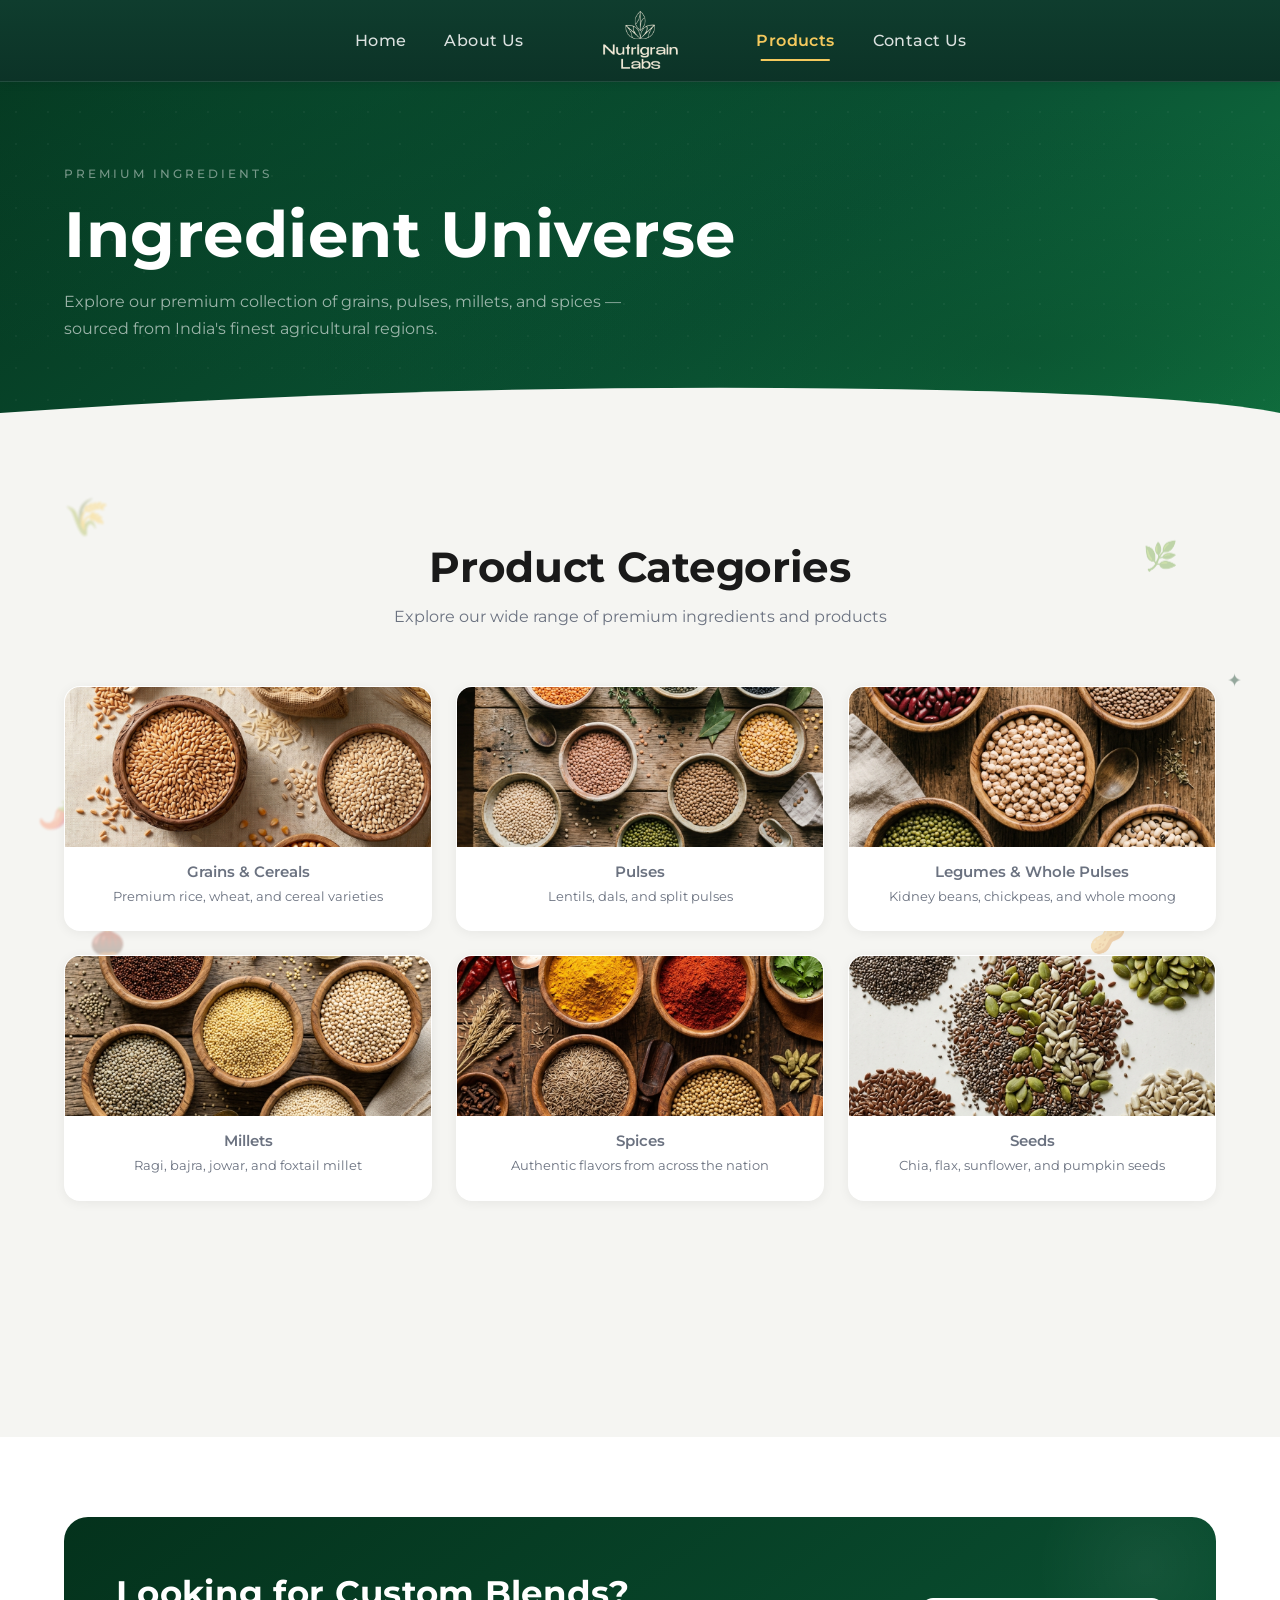
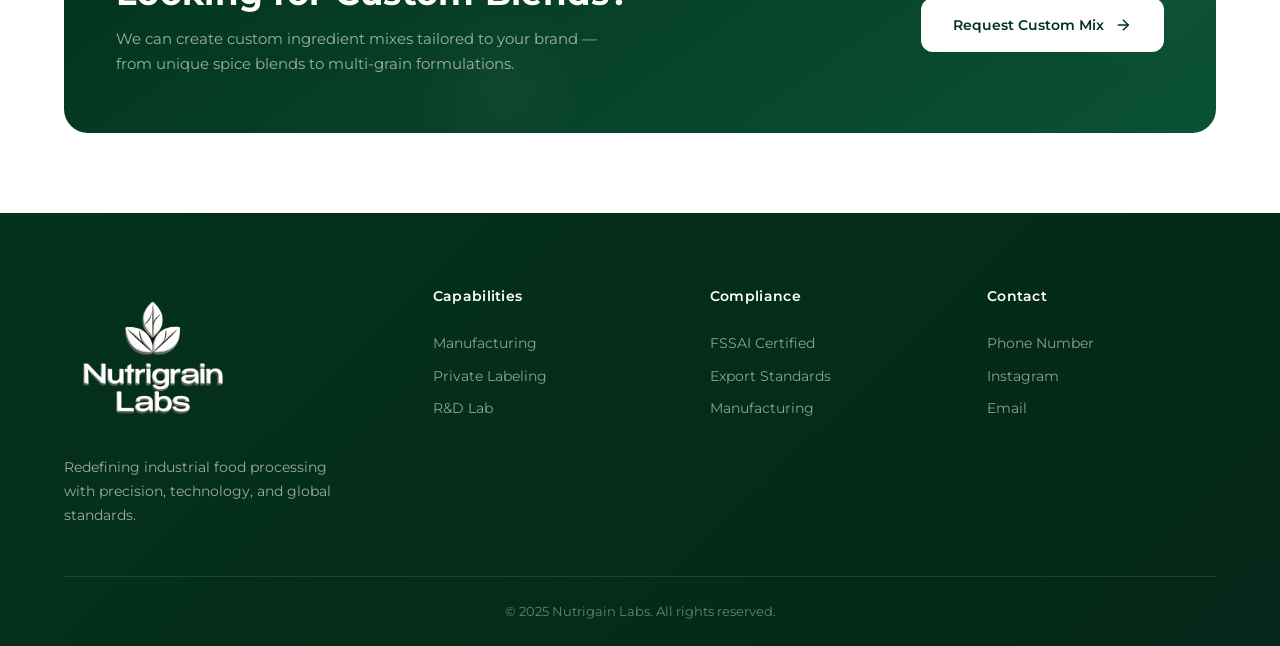
<file: products.html>
<!DOCTYPE html>
<html lang="en">

<head>
  <meta charset="UTF-8" />
  <meta name="viewport" content="width=device-width, initial-scale=1.0" />
  <title>Nutrigrain Labs — Ingredient Universe</title>
  <meta name="description"
    content="Explore Nutrigrain Labs' premium collection of grains, pulses, legumes, millets, and spices — sourced and processed with precision." />
  <link rel="stylesheet" href="index.css" />
  <link rel="stylesheet" href="products.css" />
  <link rel="preconnect" href="https://fonts.googleapis.com" />
  <link rel="preconnect" href="https://fonts.gstatic.com" crossorigin />
  <link href="https://fonts.googleapis.com/css2?family=Montserrat:wght@400;700;800&display=swap" rel="stylesheet" />
  <link rel="icon"
    href="data:image/svg+xml,<svg xmlns='http://www.w3.org/2000/svg' viewBox='0 0 100 100'><text y='.9em' font-size='90'>🌿</text></svg>" />
</head>

<body>

  <!-- ===== HEADER ===== -->
  <header class="header" id="header">
    <div class="header-inner">
      <nav class="nav-left" id="navLeft">
        <a href="index.html">Home</a>
        <a href="about.html">About Us</a>
      </nav>

      <a href="index.html" class="header-logo" id="headerLogo">
        <img src="images/header-logo.png" alt="Nutrigrain Labs" class="header-logo-img" />
      </a>

      <nav class="nav-right" id="navRight">
        <a href="products.html" class="active">Products</a>
        <a href="contact.html">Contact Us</a>
      </nav>

      <div class="hamburger" id="hamburger">
        <span></span>
        <span></span>
        <span></span>
      </div>
    </div>

    <!-- Mobile slide-out menu -->
    <nav class="nav-mobile" id="navMobile">
      <a href="index.html">Home</a>
      <a href="about.html">About Us</a>
      <a href="products.html" class="active">Products</a>
      <a href="contact.html">Contact Us</a>
    </nav>
    <div class="nav-overlay" id="navOverlay"></div>
  </header>

  <!-- ===== PAGE HERO ===== -->
  <section class="page-hero">
    <div class="page-hero-bg"></div>
    <div class="container">
      <div class="page-hero-content">
        <span class="page-hero-label anim-fade-up">Premium Ingredients</span>
        <h1 class="anim-fade-up anim-delay-1">Ingredient Universe</h1>
        <p class="anim-fade-up anim-delay-2">Explore our premium collection of grains, pulses, millets, and spices —
          sourced from India's finest agricultural regions.</p>
      </div>
    </div>
    <div class="page-hero-curve">
      <svg viewBox="0 0 1440 80" fill="none" xmlns="http://www.w3.org/2000/svg" preserveAspectRatio="none">
        <path d="M0 80L0 40C360 10 720 0 1080 10C1260 15 1380 25 1440 40L1440 80Z" fill="#F5F5F2" />
      </svg>
    </div>
  </section>

  <!-- ===== PRODUCT CATEGORIES ===== -->
  <section class="categories" id="categories">
    <!-- Floating food elements for parallax -->
    <div class="cat-float cat-float-1" data-speed="0.3">🌾</div>
    <div class="cat-float cat-float-2" data-speed="0.5">🌿</div>
    <div class="cat-float cat-float-3" data-speed="0.35">🌶️</div>
    <div class="cat-float cat-float-4" data-speed="0.45">🥜</div>
    <div class="cat-float cat-float-5" data-speed="0.3">🫘</div>
    <div class="cat-float cat-float-6" data-speed="0.5">🍂</div>
    <div class="cat-float cat-float-7" data-speed="0.4">✦</div>
    <div class="cat-float cat-float-8" data-speed="0.35">🌰</div>

    <div class="container">
      <div class="section-header">
        <h2 class="section-title reveal">Product Categories</h2>
        <p class="section-subtitle reveal reveal-delay-1">Explore our wide range of premium ingredients and products</p>
      </div>
      <div class="categories-grid-wrapper">
        <div class="categories-grid">
          <div class="category-card reveal" data-category="grains">
            <div class="category-img">
              <img src="images/cat-grains.png" alt="Grains and Cereals" />
            </div>
            <h3>Grains &amp; Cereals</h3>
            <p>Premium rice, wheat, and cereal varieties</p>
          </div>
          <div class="category-card reveal reveal-delay-1" data-category="pulses">
            <div class="category-img">
              <img src="images/cat-pulses.png" alt="Pulses" />
            </div>
            <h3>Pulses</h3>
            <p>Lentils, dals, and split pulses</p>
          </div>
          <div class="category-card reveal reveal-delay-2" data-category="legumes">
            <div class="category-img">
              <img src="images/cat-legumes.png" alt="Legumes and Whole Pulses" />
            </div>
            <h3>Legumes &amp; Whole Pulses</h3>
            <p>Kidney beans, chickpeas, and whole moong</p>
          </div>
          <div class="category-card reveal reveal-delay-3" data-category="millets">
            <div class="category-img">
              <img src="images/cat-millets.png" alt="Millets" />
            </div>
            <h3>Millets</h3>
            <p>Ragi, bajra, jowar, and foxtail millet</p>
          </div>
          <div class="category-card reveal reveal-delay-4" data-category="spices">
            <div class="category-img">
              <img src="images/cat-spices.png" alt="Spices" />
            </div>
            <h3>Spices</h3>
            <p>Authentic flavors from across the nation</p>
          </div>
          <div class="category-card reveal reveal-delay-5" data-category="seeds">
            <div class="category-img">
              <img src="images/cat-seeds.png" alt="Seeds" />
            </div>
            <h3>Seeds</h3>
            <p>Chia, flax, sunflower, and pumpkin seeds</p>
          </div>
        </div>
      </div>
    </div>
  </section>

  <!-- ===== INGREDIENT UNIVERSE — REDESIGNED ===== -->
  <section class="iu-section" id="ingredients">
    <div class="container">
      <!-- CONTENT: Grid -->
      <div class="iu-content">
        <div class="iu-grid" id="iuGrid">
          <!-- Cards injected by JS -->
        </div>
      </div>

    </div>
  </section>

  <!-- ===== BOTTOM CTA ===== -->
  <section class="iu-cta">
    <div class="container">
      <div class="iu-cta-inner reveal">
        <div class="iu-cta-text">
          <h2>Looking for Custom Blends?</h2>
          <p>We can create custom ingredient mixes tailored to your brand — from unique spice blends to multi-grain
            formulations.</p>
        </div>
        <a href="contact.html" class="btn-cta-contact">
          Request Custom Mix
          <svg viewBox="0 0 24 24" fill="none" stroke="currentColor" stroke-width="2" width="18" height="18">
            <path d="M5 12h14" />
            <path d="m12 5 7 7-7 7" />
          </svg>
        </a>
      </div>
    </div>
  </section>

  <!-- ===== FOOTER ===== -->
  <footer class="footer">
    <div class="container">
      <div class="footer-grid">
        <div class="footer-brand">
          <a href="index.html" class="logo footer-logo">
            <img src="images/footer-logo.png" alt="Nutrigrain Labs" class="footer-logo-img" />
          </a>
          <p class="footer-desc">Redefining industrial food processing with precision, technology, and global standards.
          </p>
        </div>
        <div class="footer-col">
          <h4>Capabilities</h4>
          <a>Manufacturing</a>
          <a>Private Labeling</a>
          <a>R&D Lab</a>
        </div>
        <div class="footer-col">
          <h4>Compliance</h4>
          <a>FSSAI Certified</a>
          <a>Export Standards</a>
          <a>Manufacturing</a>
        </div>
        <div class="footer-col">
          <h4>Contact</h4>
          <a href="https://wa.me/919950895333" target="_blank">Phone Number</a>
          <a href="https://instagram.com" target="_blank">Instagram</a>
          <a href="mailto:info@nutrigainlabs.com">Email</a>
        </div>
      </div>
      <div class="footer-bottom">
        <p>&copy; 2025 Nutrigain Labs. All rights reserved.</p>
      </div>
    </div>
  </footer>

  <script src="main.js"></script>
  <script>
    // ── Dynamic image path generator ──
    // Rules: lowercase → spaces to hyphens → remove special chars like () → .jpg
    function getProductImg(name) {
      const formatted = name
        .toLowerCase()
        .replace(/\s+/g, '-')       // spaces → hyphens
        .replace(/[()]/g, '')       // remove parentheses
        .replace(/-+/g, '-')        // collapse multiple hyphens
        .replace(/^-|-$/g, '');     // trim leading/trailing hyphens
      return `images/${formatted}.jpg`;
    }

    // ── Product Data ──
    // img field uses actual local filenames (some differ from dynamic rule due to real file names)
    const productData = {
      grains: {
        title: "Grains & Cereals",
        subtitle: "Premium quality grains sourced from India's finest agricultural regions",
        products: [
          { name: "Wheat" },
          { name: "Rice" },
          { name: "Maize", img: "images/maize.jpeg" },
          { name: "Barley", img: "images/barley2.png" },
          { name: "Poha", img: "images/Poha.jpg" }
        ]
      },
      pulses: {
        title: "Pulses",
        subtitle: "High-protein staples processed with multi-stage cleaning and sorting",
        products: [
          { name: "Chana Dal", img: "images/chana-dal.png" },
          { name: "Toor Dal (Arhar)", img: "images/toordal.jpg" },
          { name: "Moong Dal", img: "images/moongdal.jpg" },
          { name: "Urad Dal", img: "images/uraddal.jpg" },
          { name: "Masoor Dal", img: "images/masoordal.jpg" },
          { name: "Mix Dal Blends", img: "images/mix dal blends.jpeg" }
        ]
      },
      legumes: {
        title: "Legumes & Whole Pulses",
        subtitle: "Whole legumes and pulses for diverse culinary and industrial applications",
        products: [
          { name: "Peanut", img: "images/peanuts.png" },
          { name: "Kabuli Chana", img: "images/kabulichana.jpg" },
          { name: "Desi Chana", img: "images/desi-chana.jpg" },
          { name: "Whole Moong", img: "images/whole-moong.jpg" },
          { name: "Whole Urad", img: "images/whole urad.jpg" },
          { name: "Vatana (Peas)", img: "images/Green-Vatana.jpg" }
        ]
      },
      millets: {
        title: "Millets",
        subtitle: "The super-grain series — ancient grains for modern nutrition",
        products: [
          { name: "Bajra (Pearl Millet)", img: "images/bajra.png" },
          { name: "Jowar (Sorghum)", img: "images/jowar.jpg" },
          { name: "Ragi (Finger Millet)", img: "images/ragi.jpg" },
          { name: "Foxtail Millet", img: "images/foxtail.jpg" },
          { name: "Little Millet", img: "images/little millet.png" },
          { name: "Barnyard Millet", img: "images/BarnyardMillet.png" },
          { name: "Kodo Millet", img: "images/kodo millet.png" },
          { name: "Proso Millet", img: "images/proso-millets.png" }
        ]
      },
      spices: {
        title: "Spices",
        subtitle: "Purity-tested aromatic seeds for international markets and domestic processing",
        products: [
          { name: "Jeera (Cumin Seeds)", img: "images/cumin-seeds.png" },
          { name: "Saunf (Fennel Seeds)", img: "images/FennelSeeds.png" },
          { name: "Methi (Fenugreek Seeds)", img: "images/fenugreekseeds.png" },
          { name: "Ajwain", img: "images/AJWAIN-1.png" },
          { name: "Coriander", img: "images/coriander.png" },
          { name: "Nigella Seeds", img: "images/Nigella.png" }
        ]
      },
      seeds: {
        title: "Seeds",
        subtitle: "Nutrient-rich seeds packed with essential minerals and omega-3 fatty acids",
        products: [
          { name: "Chia Seeds", img: "images/chia-seed.jpg" },
          { name: "Flax Seeds", img: "images/flaxseed.jpg" },
          { name: "Sunflower Seeds", img: "images/sunflower.jpg" },
          { name: "Pumpkin Seeds", img: "images/pumpkin-seeds.jpg" },
          { name: "Sesame Seeds", img: "images/Sesame-Seeds..jpg" },
          { name: "Watermelon Seeds", img: "images/watermelon-seeds.jpg" }
        ]
      }
    };

    // ── DOM refs ──
    const categoryCards = document.querySelectorAll('.category-card');
    const grid = document.getElementById('iuGrid');

    let currentCategory = 'grains';

    // Resolve image: use explicit img if provided, else generate dynamically
    function resolveImg(product) {
      return product.img ? product.img : getProductImg(product.name);
    }

    // Render product cards for a category
    function renderCards(key) {
      const cat = productData[key];
      if (!cat) return;

      const items = cat.products;

      grid.classList.add('iu-grid-fade');

      setTimeout(() => {
        grid.innerHTML = items.map(p => `
          <div class="iu-card">
            <div class="iu-card-img">
              <img src="${resolveImg(p)}" alt="${p.name}" />
              <div class="iu-card-overlay"></div>
              <span class="iu-card-name">${p.name}</span>
            </div>
          </div>
        `).join('');

        requestAnimationFrame(() => {
          grid.classList.remove('iu-grid-fade');
        });
      }, 180);
    }

    // Full category switch
    function renderCategory(key) {
      const cat = productData[key];
      if (!cat) return;
      currentCategory = key;

      // Update active category card
      categoryCards.forEach(card => card.classList.remove('active'));
      document.querySelector(`.category-card[data-category="${key}"]`)?.classList.add('active');

      // Scroll to ingredients section smoothly
      const ingredientsSection = document.getElementById('ingredients');
      if (ingredientsSection) {
        const header = document.getElementById('header');
        const headerHeight = header ? header.offsetHeight : 80;
        const targetPosition = ingredientsSection.getBoundingClientRect().top + window.pageYOffset - headerHeight;

        window.scrollTo({
          top: targetPosition,
          behavior: 'smooth'
        });
      }

      renderCards(key);
    }

    // ── Category card click events ──
    categoryCards.forEach(card => {
      card.addEventListener('click', () => {
        const category = card.dataset.category;
        if (category) {
          renderCategory(category);
        }
      });
    });

    // ── Initial render ──
    // Keep grid empty on initial load - only render when user selects a category
    const urlParams = new URLSearchParams(window.location.search);
    const categoryParam = urlParams.get('category');
    if (categoryParam && productData[categoryParam]) {
      renderCategory(categoryParam);
    }
  </script>

</body>

</html>
</file>
<file: index.css>
/* ═══════════════════════════════════════════════════════════
   NUTRIGAIN LABS — Pixel-Perfect UI Replication
   Dark Green Theme · Palatino + Avenir Typography
   ═══════════════════════════════════════════════════════════ */

/* ── CSS Variables ── */
:root {
  /* Colors (LOCKED) */
  --dark-green-1: #04321C;
  --dark-green-2: #0A5233;
  --light-bg: #F5F5F2;
  --beige: #E8DCCB;
  --white: #FFFFFF;
  --text-dark: #1A1A1A;
  --text-muted: #6B7280;
  --text-white: #FFFFFF;

  /* Typography — Montserrat single-family system */
  --font-heading: 'Montserrat', sans-serif;
  --font-body: 'Montserrat', sans-serif;

  /* Layout */
  --container-width: 1200px;
  --section-padding: 100px 0;

  /* Shadows */
  --shadow-card: 0 2px 12px rgba(0, 0, 0, 0.06);
  --shadow-card-hover: 0 12px 36px rgba(0, 0, 0, 0.1);

  /* Transitions */
  --ease: cubic-bezier(0.4, 0, 0.2, 1);
  --duration: 0.6s;
}

/* ── Reset ── */
*,
*::before,
*::after {
  margin: 0;
  padding: 0;
  box-sizing: border-box;
}

html {
  scroll-behavior: smooth;
  scroll-padding-top: 80px;
}

body {
  font-family: var(--font-body);
  font-size: 16px;
  line-height: 1.6;
  color: var(--text-dark);
  background: var(--white);
  -webkit-font-smoothing: antialiased;
  -moz-osx-font-smoothing: grayscale;
  overflow-x: hidden;
}

img {
  max-width: 100%;
  height: auto;
  display: block;
}

a {
  text-decoration: none;
  color: inherit;
}

ul,
ol {
  list-style: none;
}

/* ── Container ── */
.container {
  max-width: var(--container-width);
  margin: 0 auto;
  padding: 0 24px;
  width: 100%;
}

/* ── Typography — Montserrat Hierarchy ── */
h1 {
  font-family: var(--font-heading);
  font-weight: 700;
  line-height: 1.15;
  letter-spacing: -0.5px;
  color: var(--text-dark);
}

h2,
h3 {
  font-family: var(--font-heading);
  font-weight: 700;
  line-height: 1.2;
  letter-spacing: -0.3px;
  color: var(--text-dark);
}

p {
  font-weight: 400;
  line-height: 1.6;
}

h1 {
  font-size: clamp(40px, 5vw, 60px);
}

h2 {
  font-size: clamp(30px, 3.5vw, 42px);
}

h3 {
  font-size: clamp(20px, 2vw, 26px);
}

p {
  font-family: var(--font-body);
  font-weight: 400;
  line-height: 1.65;
}

/* ── Section Shared ── */
.section-header {
  text-align: center;
  margin-bottom: 56px;
}

.section-title {
  font-family: var(--font-heading);
  font-weight: 700;
  font-size: clamp(30px, 3.5vw, 42px);
  color: var(--text-dark);
  letter-spacing: -0.3px;
  line-height: 1.2;
  margin-bottom: 12px;
}

.section-subtitle {
  font-family: var(--font-body);
  font-size: 16px;
  color: var(--text-muted);
  max-width: 560px;
  margin: 0 auto;
  line-height: 1.6;
}

.section-label {
  display: inline-block;
  font-family: var(--font-body);
  font-size: 13px;
  font-weight: 500;
  letter-spacing: 1.5px;
  text-transform: uppercase;
  color: var(--text-muted);
  margin-bottom: 12px;
}

/* ═══════════════════════════════════════════════════════════
   HEADER / NAVIGATION — Solid Dark Green, Premium, Consistent
   ═══════════════════════════════════════════════════════════ */
.header {
  position: fixed;
  top: 0;
  left: 0;
  width: 100%;
  z-index: 1000;
  padding: 0;
  background: linear-gradient(180deg, #0f3d2e 0%, #0c3327 100%);
  border-bottom: 1px solid rgba(255, 255, 255, 0.08);
  box-shadow: 0 2px 8px rgba(0, 0, 0, 0.08);
  border-radius: 0;
  opacity: 1;
  transition: background 0.4s ease, box-shadow 0.4s ease, border-color 0.4s ease;
}

/* ── Inner layout: left-nav | logo | right-nav ── */
.header-inner {
  max-width: 1320px;
  margin: 0 auto;
  padding: 0 48px;
  display: flex;
  align-items: center;
  justify-content: center;
  height: 81px;
  position: relative;
}

/* ── Left + Right nav groups ── */
.nav-left,
.nav-right {
  display: flex;
  align-items: center;
  gap: 2px;
  flex: 1;
}

.nav-left {
  justify-content: flex-end;
  padding-right: 40px;
}

.nav-right {
  justify-content: flex-start;
  padding-left: 40px;
}

.nav-left a,
.nav-right a {
  font-family: 'Montserrat', var(--font-body);
  font-size: 16px;
  font-weight: 500;
  letter-spacing: 0.4px;
  color: rgba(255, 255, 255, 0.85);
  padding: 8px 18px;
  border-radius: 0;
  transition: color 0.3s ease;
  position: relative;
  text-decoration: none;
  white-space: nowrap;
}

/* Underline animation on hover */
.nav-left a::after,
.nav-right a::after {
  content: '';
  position: absolute;
  bottom: 0;
  left: 50%;
  transform: translateX(-50%) scaleX(0);
  width: 60%;
  height: 2px;
  background: rgba(255, 255, 255, 0.7);
  border-radius: 0;
  transition: transform 0.3s ease;
}

.nav-left a:hover::after,
.nav-right a:hover::after {
  transform: translateX(-50%) scaleX(1);
}

.nav-left a:hover,
.nav-right a:hover {
  color: #FFFFFF;
}

/* Active state — gold accent */
.nav-left a.active,
.nav-right a.active {
  color: #f4c95d;
  font-weight: 600;
}

.nav-left a.active::after,
.nav-right a.active::after {
  transform: translateX(-50%) scaleX(1);
  background: #f4c95d;
}

/* ── Center Logo ── */
.header-logo {
  display: flex;
  align-items: center;
  text-decoration: none;
  flex-shrink: 0;
  padding: 4px 16px;
  transition: opacity 0.3s ease;
  z-index: 1001;
}

.header-logo:hover {
  opacity: 0.85;
}

.header-logo-img {
  height: 70px;
  width: auto;
  display: block;
  object-fit: contain;
}

/* ── Scrolled header — slightly deeper, more shadow ── */
.header.scrolled {
  background: linear-gradient(180deg, #0c3327 0%, #092b20 100%);
  border-bottom-color: rgba(255, 255, 255, 0.06);
  box-shadow: 0 2px 12px rgba(0, 0, 0, 0.15);
}

/* ── Hamburger (mobile only) ── */
.hamburger {
  display: none;
  flex-direction: column;
  gap: 5px;
  cursor: pointer;
  z-index: 1002;
  padding: 6px;
  position: absolute;
  right: 24px;
  top: 50%;
  transform: translateY(-50%);
}

.hamburger span {
  display: block;
  width: 24px;
  height: 2px;
  background: #FFFFFF;
  border-radius: 0;
  transition: all 0.35s var(--ease);
}

.hamburger.active span:nth-child(1) {
  transform: rotate(45deg) translate(5px, 5px);
}

.hamburger.active span:nth-child(2) {
  opacity: 0;
}

.hamburger.active span:nth-child(3) {
  transform: rotate(-45deg) translate(5px, -5px);
}

/* ── Mobile slide-out menu — solid dark green ── */
.nav-mobile {
  display: none;
  position: fixed;
  top: 0;
  right: -300px;
  width: 280px;
  height: 100vh;
  background: #0f3d2e;
  border-left: 1px solid rgba(255, 255, 255, 0.1);
  flex-direction: column;
  justify-content: center;
  gap: 4px;
  padding: 32px 24px;
  transition: right 0.4s var(--ease);
  z-index: 1001;
  border-radius: 0;
}

.nav-mobile.active {
  right: 0;
}

.nav-mobile a {
  font-family: 'Montserrat', var(--font-body);
  font-size: 16px;
  font-weight: 500;
  color: rgba(255, 255, 255, 0.85);
  padding: 14px 20px;
  border-radius: 0;
  text-align: left;
  text-decoration: none;
  transition: color 0.3s ease, background 0.3s ease;
  border-bottom: 1px solid rgba(255, 255, 255, 0.08);
}

.nav-mobile a:last-child {
  border-bottom: none;
}

.nav-mobile a:hover {
  color: #FFFFFF;
  background: rgba(255, 255, 255, 0.05);
}

.nav-mobile a.active {
  color: #f4c95d;
}

/* ── Overlay ── */
.nav-overlay {
  display: none;
  position: fixed;
  inset: 0;
  background: rgba(0, 0, 0, 0.4);
  backdrop-filter: blur(4px);
  z-index: 999;
  opacity: 0;
  transition: opacity 0.35s var(--ease);
}

.nav-overlay.active {
  display: block;
  opacity: 1;
}

/* ═══════════════════════════════════════════════════════════
   HERO SECTION
   ═══════════════════════════════════════════════════════════ */
.hero {
  position: relative;
  min-height: 100vh;
  display: flex;
  align-items: center;
  overflow: hidden;
  padding-top: 80px;
  padding-bottom: 80px;
}

.hero-bg {
  position: absolute;
  inset: 0;
  background: linear-gradient(135deg, var(--dark-green-1) 0%, var(--dark-green-2) 100%);
  z-index: 0;
}

.hero-bg::after {
  content: '';
  position: absolute;
  inset: 0;
  background: radial-gradient(ellipse at 80% 50%, rgba(10, 82, 51, 0.6) 0%, transparent 70%);
}

.hero .container {
  display: grid;
  grid-template-columns: 1fr 1fr;
  gap: 60px;
  align-items: center;
  position: relative;
  z-index: 2;
}

.hero-content {
  max-width: 560px;
}

/* ── Hero Paint Stroke Label ── */
.hero-typing {
  margin-bottom: 28px;
  display: inline-block;
  position: relative;
  transform: rotate(-1.5deg);
  transform-origin: left center;
}

.typing-text {
  display: inline-block;
  font-family: 'Montserrat', var(--font-body);
  font-size: 18px;
  font-weight: 600;
  letter-spacing: 0.4px;
  color: rgba(255, 255, 255, 0);
  white-space: nowrap;
  padding: 7px 16px;
  position: relative;
  z-index: 1;
  animation: textReveal 0.4s ease 1.1s forwards;
  text-shadow: none;
}

/* Brush stroke background — sweeps in from left */
.typing-text::before {
  content: '';
  position: absolute;
  top: 0;
  left: 0;
  width: 100%;
  height: 100%;
  background: rgba(255, 255, 255, 0.9);
  z-index: -1;
  transform-origin: left center;
  transform: scaleX(0);
  animation: brushStroke 0.7s cubic-bezier(0.22, 1, 0.36, 1) 0.5s forwards;
  clip-path: polygon(0% 15%, 1.5% 2%, 6% 6%, 12% 0%, 20% 5%, 28% 1%, 36% 4%, 44% 0%, 52% 5%, 60% 1%, 68% 4%, 76% 0%, 84% 3%, 92% 0%, 97% 2%, 100% 10%,
      100% 18%, 99% 30%, 100% 45%, 99% 60%, 100% 75%, 99% 85%, 100% 92%, 98% 100%,
      93% 97%, 86% 100%, 78% 95%, 70% 100%, 62% 96%, 54% 100%, 46% 95%, 38% 100%, 30% 96%, 22% 100%, 14% 96%, 7% 100%, 2% 97%, 0% 90%,
      1% 75%, 0% 58%, 1% 42%, 0% 28%);
  filter: blur(0.4px);
}

/* Subtle grain overlay for painted realism */
.typing-text::after {
  content: '';
  position: absolute;
  inset: 0;
  z-index: -1;
  background-image: url("data:image/svg+xml,%3Csvg viewBox='0 0 256 256' xmlns='http://www.w3.org/2000/svg'%3E%3Cfilter id='n'%3E%3CfeTurbulence type='fractalNoise' baseFrequency='0.85' numOctaves='4' stitchTiles='stitch'/%3E%3C/filter%3E%3Crect width='100%25' height='100%25' filter='url(%23n)' opacity='0.04'/%3E%3C/svg%3E");
  background-size: 128px 128px;
  opacity: 0;
  mix-blend-mode: overlay;
  pointer-events: none;
  animation: grainFade 0.3s ease 1.1s forwards;
}

/* Brush sweeps in from left */
@keyframes brushStroke {
  0% {
    transform: scaleX(0);
  }

  100% {
    transform: scaleX(1);
  }
}

/* Text appears after brush lands */
@keyframes textReveal {
  0% {
    color: rgba(110, 65, 44, 0);
  }

  100% {
    color: #6e412c;
  }
}

/* Grain fades in with text */
@keyframes grainFade {
  0% {
    opacity: 0;
  }

  100% {
    opacity: 0.5;
  }
}

.hero h1 {
  font-family: var(--font-heading);
  font-size: clamp(38px, 4.5vw, 58px);
  font-weight: 700;
  line-height: 1.1;
  color: var(--text-white);
  margin-bottom: 20px;
  letter-spacing: -0.5px;
}

.hero-text {
  font-family: var(--font-body);
  font-size: 16px;
  line-height: 1.7;
  color: rgba(255, 255, 255, 0.7);
  margin-bottom: 36px;
  max-width: 460px;
}

.hero-buttons {
  display: flex;
  gap: 18px;
  flex-wrap: wrap;
  align-items: center;
}

/* Buttons */
.btn-primary {
  display: inline-flex;
  align-items: center;
  gap: 8px;
  padding: 14px 28px;
  background: var(--dark-green-2);
  color: var(--text-white);
  font-family: var(--font-body);
  font-size: 14px;
  font-weight: 500;
  border-radius: 999px;
  border: 1px solid rgba(255, 255, 255, 0.15);
  transition: all 0.35s var(--ease);
  cursor: pointer;
}

.btn-primary:hover {
  transform: scale(1.03);
  background: #127a44;
  box-shadow: 0 8px 24px rgba(10, 82, 51, 0.3);
}

.btn-primary svg {
  width: 16px;
  height: 16px;
  transition: transform 0.3s var(--ease);
}

.btn-primary:hover svg {
  transform: translateX(3px);
}

/* ── Hero CTA Buttons — Shared Base ── */
.btn-secondary,
.btn-outline-hero {
  display: inline-flex;
  align-items: center;
  justify-content: center;
  gap: 8px;
  padding: 14px 28px;
  background: transparent;
  font-family: var(--font-body);
  font-size: 14px;
  font-weight: 500;
  letter-spacing: 0.3px;
  border-radius: 999px;
  cursor: pointer;
  text-decoration: none;
  position: relative;
  backdrop-filter: blur(8px);
  -webkit-backdrop-filter: blur(8px);
  transition: all 0.3s ease;
  animation: heroButtonFloat 3s ease-in-out infinite;
}

/* Primary CTA — white accent */
.btn-secondary {
  color: var(--text-white);
  border: 2px solid rgba(255, 255, 255, 0.5);
  box-shadow: 0 0 16px rgba(255, 255, 255, 0.1),
    0 0 6px rgba(255, 255, 255, 0.05);
}

.btn-secondary:hover {
  background: rgba(255, 255, 255, 0.95);
  color: #064e3b;
  border-color: rgba(255, 255, 255, 0.9);
  transform: translateY(-2px);
  box-shadow: 0 8px 28px rgba(255, 255, 255, 0.2),
    0 0 20px rgba(255, 255, 255, 0.12);
}

.btn-secondary:active {
  transform: translateY(0);
  box-shadow: 0 2px 10px rgba(255, 255, 255, 0.12);
}

/* Secondary CTA — light green accent */
.btn-outline-hero {
  color: #d1fae5;
  border: 2px solid #d1fae5;
  box-shadow: 0 0 16px rgba(209, 250, 229, 0.12),
    0 0 6px rgba(209, 250, 229, 0.06);
  animation-delay: 0.4s;
}

.btn-outline-hero:hover {
  background: rgba(209, 250, 229, 0.95);
  color: #064e3b;
  border-color: #d1fae5;
  transform: translateY(-2px);
  box-shadow: 0 8px 28px rgba(209, 250, 229, 0.25),
    0 0 20px rgba(209, 250, 229, 0.15);
}

.btn-outline-hero:active {
  transform: translateY(0);
  box-shadow: 0 2px 10px rgba(209, 250, 229, 0.15);
}

/* Soft anti-gravity floating keyframes (shared) */
@keyframes heroButtonFloat {

  0%,
  100% {
    transform: translateY(0);
  }

  50% {
    transform: translateY(-3px);
  }
}

/* Hero Visual */
.hero-visual {
  position: relative;
}

.hero-image-wrapper {
  position: relative;
  border-radius: 0;
  overflow: hidden;
  aspect-ratio: 1 / 1;
  max-width: 480px;
  margin-left: auto;
}

.hero-image-wrapper img {
  width: 100%;
  height: 100%;
  object-fit: cover;
}

/* Floating badges */
.hero-floating-badge {
  position: absolute;
  display: flex;
  flex-direction: column;
  align-items: center;
  justify-content: center;
  background: rgba(255, 255, 255, 0.95);
  backdrop-filter: blur(12px);
  border-radius: 14px;
  box-shadow: 0 8px 32px rgba(0, 0, 0, 0.12);
}

.hero-floating-badge.badge-products {
  bottom: -10px;
  left: -20px;
  padding: 16px 24px;
}

.hero-floating-badge.badge-natural {
  top: 10%;
  right: -20px;
  padding: 18px 22px;
  background: var(--dark-green-1);
  color: var(--text-white);
}

@keyframes badge-bob {

  0%,
  100% {
    transform: translateY(0);
  }

  50% {
    transform: translateY(-10px);
  }
}

.badge-number {
  font-family: var(--font-heading);
  font-size: 28px;
  font-weight: 600;
  color: var(--dark-green-1);
  line-height: 1;
}

.badge-percent {
  font-family: var(--font-heading);
  font-size: 28px;
  font-weight: 600;
  color: var(--text-white);
  line-height: 1;
}

.badge-label {
  font-family: var(--font-body);
  font-size: 12px;
  color: var(--text-muted);
  margin-top: 2px;
}

.badge-natural .badge-label {
  color: rgba(255, 255, 255, 0.7);
}

/* ── Decorative Hero Leaf System (3 leaves) ── */
.hero-leaf {
  position: absolute;
  z-index: 2;
  pointer-events: auto;
  cursor: default;
  will-change: transform, opacity;
  opacity: 0;
  transition: transform 0.5s cubic-bezier(0.22, 1, 0.36, 1),
    filter 0.4s ease,
    opacity 0.4s ease;
}

.hero-leaf img {
  width: 100%;
  height: auto;
  display: block;
  user-select: none;
  -webkit-user-drag: none;
}

/* ── Individual Leaf Positions & Depth ── */

/* Top-Left: far depth — no blur, small */
.hero-leaf--tl {
  top: 15%;
  left: 6%;
  width: 72px;
  transform: rotate(-20deg) scale(0.9);
  filter: drop-shadow(0 6px 18px rgba(0, 0, 0, 0.12));
  animation: leafEntranceTL 1s cubic-bezier(0.22, 1, 0.36, 1) 0.6s forwards,
    leafFloatTL 5s ease-in-out 1.6s infinite;
}

/* Bottom-Left: positioned at lower-left of hero */
.hero-leaf--tr {
  top: auto;
  bottom: 16%;
  left: 5%;
  right: auto;
  width: 80px;
  transform: rotate(28deg) scale(1);
  filter: drop-shadow(0 8px 24px rgba(0, 0, 0, 0.18)) drop-shadow(0 2px 6px rgba(0, 0, 0, 0.06));
  animation: leafEntranceTR 1.2s cubic-bezier(0.22, 1, 0.36, 1) 0.9s forwards,
    leafFloatTR 6s ease-in-out 2.1s infinite;
}

/* Bottom-Right: no blur, small-medium */
.hero-leaf--br {
  bottom: 18%;
  right: 8%;
  width: 62px;
  transform: rotate(15deg) scale(0.85);
  filter: drop-shadow(0 5px 16px rgba(0, 0, 0, 0.1));
  animation: leafEntranceBR 1.4s cubic-bezier(0.22, 1, 0.36, 1) 1.2s forwards,
    leafFloatBR 5.5s ease-in-out 2.6s infinite;
}

/* ── Entrance Animations ── */
@keyframes leafEntranceTL {
  0% {
    opacity: 0;
    transform: rotate(-30deg) scale(0.5) translateY(-20px) translateX(-15px);
  }

  100% {
    opacity: 0.85;
    transform: rotate(-20deg) scale(0.9) translateY(0) translateX(0);
  }
}

@keyframes leafEntranceTR {
  0% {
    opacity: 0;
    transform: rotate(15deg) scale(0.6) translateY(-25px) translateX(10px);
  }

  100% {
    opacity: 1;
    transform: rotate(28deg) scale(1) translateY(0) translateX(0);
  }
}

@keyframes leafEntranceBR {
  0% {
    opacity: 0;
    transform: rotate(5deg) scale(0.5) translateY(20px) translateX(15px);
  }

  100% {
    opacity: 0.75;
    transform: rotate(15deg) scale(0.85) translateY(0) translateX(0);
  }
}

/* ── Floating Idle Animations (unique per leaf) ── */
@keyframes leafFloatTL {

  0%,
  100% {
    transform: rotate(-20deg) scale(0.9) translate(0, 0);
  }

  25% {
    transform: rotate(-17deg) scale(0.9) translate(2px, -6px);
  }

  50% {
    transform: rotate(-23deg) scale(0.9) translate(-1px, -3px);
  }

  75% {
    transform: rotate(-19deg) scale(0.9) translate(3px, 5px);
  }
}

@keyframes leafFloatTR {

  0%,
  100% {
    transform: rotate(28deg) scale(1) translate(0, 0);
  }

  20% {
    transform: rotate(31deg) scale(1) translate(-3px, -7px);
  }

  50% {
    transform: rotate(25deg) scale(1) translate(2px, -4px);
  }

  80% {
    transform: rotate(30deg) scale(1) translate(-2px, 5px);
  }
}

@keyframes leafFloatBR {

  0%,
  100% {
    transform: rotate(15deg) scale(0.85) translate(0, 0);
  }

  30% {
    transform: rotate(18deg) scale(0.85) translate(-3px, -5px);
  }

  60% {
    transform: rotate(12deg) scale(0.85) translate(2px, 4px);
  }

  85% {
    transform: rotate(16deg) scale(0.85) translate(-1px, -2px);
  }
}

/* ── Hover Interaction ── */
.hero-leaf:hover {
  animation-play-state: paused;
}

.hero-leaf--tl:hover {
  transform: rotate(-17deg) scale(0.95) translateY(-5px);
  filter: drop-shadow(0 12px 28px rgba(0, 0, 0, 0.18)) drop-shadow(0 0 8px rgba(255, 255, 255, 0.08));
}

.hero-leaf--tr:hover {
  transform: rotate(31deg) scale(1.05) translateY(-8px);
  filter: drop-shadow(0 16px 36px rgba(0, 0, 0, 0.22)) drop-shadow(0 0 12px rgba(255, 255, 255, 0.1));
}

.hero-leaf--br:hover {
  transform: rotate(18deg) scale(0.9) translateY(-5px);
  filter: drop-shadow(0 10px 24px rgba(0, 0, 0, 0.15)) drop-shadow(0 0 6px rgba(255, 255, 255, 0.06));
}

/* ── Scroll parallax class (JS-driven, disables CSS float) ── */
.hero-leaf.leaf-parallax {
  animation: none !important;
}

/* ── Responsive ── */
@media (max-width: 1024px) {
  .hero-leaf--tl {
    width: 56px;
    left: 4%;
    top: 18%;
  }

  .hero-leaf--tr {
    width: 75px;
    right: 10%;
    top: 14%;
  }

  .hero-leaf--br {
    width: 50px;
    right: 5%;
    bottom: 15%;
  }
}

@media (max-width: 768px) {
  .hero-leaf {
    display: none;
  }
}

/* Hero curve */
.hero-curve {
  position: absolute;
  bottom: -2px;
  left: 0;
  width: 100%;
  z-index: 3;
  line-height: 0;
}

.hero-curve svg {
  width: 100%;
  height: 80px;
}

/* ═══════════════════════════════════════════════════════════
   SOLUTIONS — SPLIT LAYOUT (Image Left + Features Right)
   ═══════════════════════════════════════════════════════════ */
.solutions {
  padding: var(--section-padding);
  background: #f8f9f7;
  position: relative;
  overflow: hidden;
}

.sol-split {
  display: grid;
  grid-template-columns: 1fr 1fr;
  gap: 64px;
  align-items: center;
}

/* ── Left: Image ── */
.sol-visual {
  position: relative;
}

.sol-image-wrapper {
  position: relative;
}

.sol-image-wrapper img {
  width: 100%;
  height: auto;
  display: block;
}

/* ── Right: Content ── */
.sol-content {
  max-width: 520px;
}

.sol-subtitle {
  font-family: var(--font-body);
  font-size: 15px;
  color: var(--text-muted);
  line-height: 1.6;
  margin-bottom: 32px;
  max-width: 440px;
}

/* ── Feature List ── */
.sol-features {
  display: flex;
  flex-direction: column;
  gap: 16px;
  margin-bottom: 36px;
}

.sol-feature {
  display: flex;
  align-items: flex-start;
  gap: 16px;
  padding: 16px 18px;
  background: var(--white);
  border-radius: 14px;
  border: 1px solid rgba(17, 55, 33, 0.06);
  box-shadow: 0 2px 10px rgba(0, 0, 0, 0.03);
  transition: transform 0.35s var(--ease),
    box-shadow 0.35s var(--ease),
    border-color 0.35s var(--ease);
}

.sol-feature:hover {
  transform: translateY(-3px);
  box-shadow: 0 10px 28px rgba(17, 55, 33, 0.08);
  border-color: rgba(17, 55, 33, 0.14);
}

/* ── Feature Icon ── */
.sol-feature-icon {
  flex-shrink: 0;
  width: 42px;
  height: 42px;
  display: flex;
  align-items: center;
  justify-content: center;
  background: rgba(17, 55, 33, 0.07);
  border-radius: 50%;
  transition: background 0.3s var(--ease), transform 0.3s var(--ease);
}

.sol-feature:hover .sol-feature-icon {
  background: rgba(17, 55, 33, 0.12);
  transform: scale(1.06);
}

.sol-feature-icon svg {
  width: 20px;
  height: 20px;
  stroke: #113721;
}

/* ── Feature Text ── */
.sol-feature-text {
  flex: 1;
  min-width: 0;
}

.sol-feature-text h3 {
  font-family: var(--font-body);
  font-size: 15px;
  font-weight: 600;
  color: #113721;
  margin-bottom: 4px;
  line-height: 1.3;
  letter-spacing: 0;
}

.sol-feature-text p {
  font-family: var(--font-body);
  font-size: 13px;
  color: var(--text-muted);
  line-height: 1.55;
  margin: 0;
}

/* ── CTA Button ── */
.btn-solutions {
  display: inline-flex;
  align-items: center;
  gap: 8px;
  padding: 14px 32px;
  font-family: var(--font-body);
  font-size: 14px;
  font-weight: 500;
  color: #113721;
  background: transparent;
  border: 1.5px solid #113721;
  border-radius: 999px;
  cursor: pointer;
  transition: all 0.35s var(--ease);
}

.btn-solutions:hover {
  background: #113721;
  color: var(--text-white);
  transform: scale(1.03);
  box-shadow: 0 6px 20px rgba(17, 55, 33, 0.18);
}

.btn-solutions svg {
  width: 16px;
  height: 16px;
  transition: transform 0.3s var(--ease);
}

.btn-solutions:hover svg {
  transform: translateX(3px);
}

/* ═══════════════════════════════════════════════════════════
   PRODUCT CATEGORIES — Enhanced
   ═══════════════════════════════════════════════════════════ */
.categories {
  padding: 100px 0 80px;
  background: var(--light-bg);
  position: relative;
  overflow: hidden;
}

/* ── Floating food background elements ── */
.cat-float {
  position: absolute;
  font-size: 32px;
  opacity: 0.1;
  pointer-events: none;
  z-index: 0;
  transition: transform 0.1s linear;
  will-change: transform;
}

.cat-float-1 {
  top: 8%;
  left: 5%;
  font-size: 36px;
  filter: blur(1px);
  opacity: 0.3;
}

.cat-float-2 {
  top: 15%;
  right: 8%;
  font-size: 28px;
  filter: blur(0px);
  opacity: 0.35;
}

.cat-float-3 {
  top: 45%;
  left: 3%;
  font-size: 26px;
  filter: blur(1px);
  opacity: 0.25;
}

.cat-float-4 {
  top: 60%;
  right: 12%;
  font-size: 30px;
  filter: blur(0px);
  opacity: 0.3;
}

.cat-float-5 {
  bottom: 20%;
  left: 10%;
  font-size: 24px;
  filter: blur(1px);
  opacity: 0.25;
}

.cat-float-6 {
  bottom: 10%;
  right: 5%;
  font-size: 34px;
  filter: blur(0px);
  opacity: 0.3;
}

.cat-float-7 {
  top: 30%;
  right: 3%;
  font-size: 18px;
  filter: blur(0px);
  opacity: 0.4;
  color: var(--dark-green-1);
}

.cat-float-8 {
  bottom: 35%;
  left: 7%;
  font-size: 28px;
  filter: blur(1px);
  opacity: 0.28;
}

/* ── Grid ── */
.categories-grid-wrapper {
  position: relative;
  z-index: 1;
}

.categories-grid {
  display: grid;
  grid-template-columns: repeat(3, 1fr);
  gap: 24px;
  perspective: 1000px;
}

.categories-grid:hover .category-card:hover {
  opacity: 1;
  transform: translateY(-10px) scale(1.04);
  filter: blur(0);
}

/* ── Card base ── */
.category-card {
  background: var(--white);
  border-radius: 16px;
  overflow: hidden;
  box-shadow: 0 2px 12px rgba(0, 0, 0, 0.06);
  opacity: 0.85;
  transform: scale(0.98);
  transition: all 0.9s ease;
  cursor: pointer;
  text-align: center;
  padding-bottom: 24px;
  position: relative;
  z-index: 1;
  border: 1px solid transparent;
}

/* ── Card hover — lift + glow ── */
.category-card:hover {
  opacity: 1;
  transform: translateY(-10px) scale(1.04);
  box-shadow: 0 20px 40px rgba(0, 0, 0, 0.12),
    0 0 0 1px rgba(10, 82, 51, 0.08);
  border-color: rgba(10, 82, 51, 0.15);
  z-index: 10;
}

/* ── Card image ── */
.category-img {
  width: 100%;
  height: 160px;
  overflow: hidden;
  position: relative;
}

/* Gradient overlay on hover */
.category-img::after {
  content: '';
  position: absolute;
  inset: 0;
  background: linear-gradient(180deg, transparent 50%, rgba(4, 50, 28, 0.08) 100%);
  opacity: 0;
  transition: opacity 0.2s ease;
  pointer-events: none;
}

.category-card:hover .category-img::after {
  opacity: 1;
}

.category-img img {
  width: 100%;
  height: 100%;
  object-fit: cover;
  transition: transform 0.2s ease;
}

.category-card:hover .category-img img {
  transform: scale(1.08);
}

/* ── Card text ── */
.category-card h3 {
  font-family: var(--font-body);
  font-size: 15px;
  font-weight: 600;
  color: var(--text-muted);
  margin: 16px 12px 6px;
  letter-spacing: 0;
  transition: color 0.2s ease, transform 0.2s ease;
}

.category-card:hover h3 {
  color: #1a1a1a;
  transform: translateY(-2px);
}

.category-card p {
  font-family: var(--font-body);
  font-size: 13px;
  color: var(--text-muted);
  padding: 0 12px;
  line-height: 1.5;
  transition: opacity 0.2s ease;
}

.category-card:hover p {
  opacity: 0.8;
}

/* ═══════════════════════════════════════════════════════════
   PRIVATE LABEL SECTION
   ═══════════════════════════════════════════════════════════ */
.private-label {
  padding: var(--section-padding);
  background: var(--white);
}

.private-label .container {
  display: grid;
  grid-template-columns: 1fr 1fr;
  gap: 80px;
  align-items: center;
}

.section-title-dark {
  font-family: var(--font-heading);
  font-weight: 700;
  font-size: clamp(30px, 3.5vw, 44px);
  color: var(--text-dark);
  letter-spacing: -0.3px;
  line-height: 1.2;
  margin-bottom: 20px;
}

.section-title-dark em {
  font-style: italic;
}

.pl-text {
  font-family: var(--font-body);
  font-size: 16px;
  color: var(--text-muted);
  line-height: 1.7;
  margin-bottom: 28px;
  max-width: 480px;
}

.pl-features {
  display: grid;
  grid-template-columns: 1fr 1fr;
  gap: 14px;
  margin-bottom: 32px;
}

.pl-pill {
  display: flex;
  align-items: center;
  gap: 10px;
  padding: 12px 16px;
  background: var(--light-bg);
  border-radius: 12px;
  font-family: var(--font-body);
  font-size: 14px;
  font-weight: 500;
  color: var(--text-dark);
  transition: all 0.3s var(--ease);
}

.pl-pill:hover {
  background: #e8efe8;
  transform: translateY(-2px);
}

.pl-pill svg {
  width: 18px;
  height: 18px;
  stroke: var(--dark-green-2);
  flex-shrink: 0;
}

.btn-outline-dark {
  display: inline-flex;
  align-items: center;
  gap: 8px;
  padding: 14px 28px;
  background: transparent;
  color: var(--dark-green-1);
  font-family: var(--font-body);
  font-size: 14px;
  font-weight: 500;
  border: 1.5px solid var(--dark-green-1);
  border-radius: 999px;
  transition: all 0.35s var(--ease);
  cursor: pointer;
}

.btn-outline-dark:hover {
  background: var(--dark-green-1);
  color: var(--text-white);
  transform: scale(1.03);
}

.btn-outline-dark svg {
  width: 16px;
  height: 16px;
  transition: transform 0.3s var(--ease);
}

.btn-outline-dark:hover svg {
  transform: translateX(3px);
}

/* PL Visual */
.pl-visual {
  position: relative;
}

.pl-image-wrapper {
  position: relative;
  border-radius: 20px;
  overflow: hidden;
  box-shadow: 0 16px 48px rgba(0, 0, 0, 0.1);
}

.pl-image-wrapper img {
  width: 100%;
  height: auto;
  display: block;
}

.pl-image-tag {
  position: absolute;
  bottom: 20px;
  right: 20px;
  padding: 8px 18px;
  background: rgba(4, 50, 28, 0.9);
  color: var(--text-white);
  font-family: var(--font-body);
  font-size: 13px;
  font-weight: 500;
  border-radius: 8px;
  backdrop-filter: blur(8px);
}

/* ═══════════════════════════════════════════════════════════
   BRAND SECTION (DARK GREEN)
   ═══════════════════════════════════════════════════════════ */
.brand-section {
  padding: 100px 0;
  background: linear-gradient(135deg, var(--dark-green-1) 0%, var(--dark-green-2) 100%);
  color: var(--text-white);
}

.brand-header {
  text-align: center;
  margin-bottom: 56px;
  max-width: 720px;
  margin-left: auto;
  margin-right: auto;
}

.brand-header h2 {
  font-family: 'Montserrat', sans-serif;
  font-weight: 700;
  font-size: clamp(28px, 3.5vw, 42px);
  color: #f5f5f5;
  letter-spacing: -0.3px;
  line-height: 1.25;
  margin-bottom: 20px;
}

.brand-header p {
  font-family: var(--font-body);
  font-size: 16px;
  color: #cfcfcf;
  line-height: 1.6;
  max-width: 700px;
  margin: 0 auto;
}

.brand-strips {
  display: grid;
  grid-template-columns: repeat(3, 1fr);
  gap: 24px;
}

.brand-strip {
  border-radius: 16px;
  overflow: hidden;
  height: 240px;
  box-shadow: 0 8px 32px rgba(0, 0, 0, 0.2);
  transition: transform 0.3s ease;
}

.brand-strip:hover {
  transform: scale(1.03);
}

.brand-strip img,
.brand-strip video {
  width: 100%;
  height: 100%;
  object-fit: cover;
  transition: transform 0.5s ease;
}

.brand-strip:hover img,
.brand-strip:hover video {
  transform: scale(1.05);
}

/* ── Brand strip stagger animation ── */
.brand-section .brand-strip.reveal {
  opacity: 0;
  transform: translateY(40px) scale(0.96);
  transition: opacity 0.8s ease-out, transform 0.8s ease-out;
}

.brand-section .brand-strip.reveal.visible {
  opacity: 1;
  transform: translateY(0) scale(1);
}

.brand-section .brand-strip-1.reveal {
  transition-delay: 0.1s;
}

.brand-section .brand-strip-2.reveal {
  transition-delay: 0.25s;
}

.brand-section .brand-strip-3.reveal {
  transition-delay: 0.4s;
}

/* ═══════════════════════════════════════════════════════════
   STATS SECTION
   ═══════════════════════════════════════════════════════════ */
.stats {
  padding: var(--section-padding);
  background: var(--light-bg);
}

.stats-grid {
  display: grid;
  grid-template-columns: repeat(4, 1fr);
  gap: 24px;
}

.stat-card {
  background: var(--white);
  border-radius: 16px;
  padding: 32px 24px;
  text-align: center;
  box-shadow: var(--shadow-card);
  transition: all 0.4s var(--ease);
}

.stat-card:hover {
  transform: translateY(-4px);
  box-shadow: var(--shadow-card-hover);
}

.stat-icon {
  width: 52px;
  height: 52px;
  background: rgba(4, 50, 28, 0.08);
  border-radius: 14px;
  display: flex;
  align-items: center;
  justify-content: center;
  margin: 0 auto 20px;
}

.stat-icon svg {
  width: 24px;
  height: 24px;
  stroke: var(--dark-green-2);
}

.stat-number {
  font-family: var(--font-heading);
  font-size: 36px;
  font-weight: 600;
  color: var(--dark-green-1);
  line-height: 1;
  margin-bottom: 8px;
  letter-spacing: -0.5px;
}

.stat-label {
  font-family: var(--font-body);
  font-size: 14px;
  color: var(--text-muted);
}

/* ═══════════════════════════════════════════════════════════
   TRUSTED BRANDS
   ═══════════════════════════════════════════════════════════ */
.trusted {
  padding: 80px 0;
  background: var(--white);
}

.trusted-pills {
  display: flex;
  flex-wrap: wrap;
  justify-content: center;
  gap: 14px;
}

.trust-pill {
  padding: 12px 28px;
  border: 1.5px solid #E5E7EB;
  border-radius: 999px;
  font-family: var(--font-body);
  font-size: 14px;
  font-weight: 500;
  color: var(--text-muted);
  transition: all 0.3s var(--ease);
  cursor: default;
}

.trust-pill:hover {
  border-color: var(--dark-green-2);
  color: var(--dark-green-1);
  background: rgba(4, 50, 28, 0.04);
}

/* ═══════════════════════════════════════════════════════════
   CTA SECTION
   ═══════════════════════════════════════════════════════════ */
.cta-section {
  padding: 80px 0;
  background: var(--beige);
}

.cta-content {
  text-align: center;
  max-width: 640px;
  margin: 0 auto;
}

.cta-content h2 {
  font-family: var(--font-heading);
  font-weight: 700;
  font-size: clamp(28px, 3.5vw, 42px);
  color: var(--text-dark);
  letter-spacing: -0.3px;
  line-height: 1.2;
  margin-bottom: 16px;
}

.cta-content p {
  font-family: var(--font-body);
  font-size: 16px;
  color: var(--text-muted);
  line-height: 1.7;
  margin-bottom: 32px;
}

.cta-buttons {
  display: flex;
  justify-content: center;
  gap: 14px;
  margin-bottom: 28px;
}

.btn-primary-dark {
  display: inline-flex;
  align-items: center;
  gap: 8px;
  padding: 14px 28px;
  background: var(--dark-green-1);
  color: var(--text-white);
  font-family: var(--font-body);
  font-size: 14px;
  font-weight: 500;
  border-radius: 999px;
  transition: all 0.35s var(--ease);
  cursor: pointer;
}

.btn-primary-dark:hover {
  background: var(--dark-green-2);
  transform: scale(1.03);
  box-shadow: 0 8px 24px rgba(4, 50, 28, 0.25);
}

.btn-primary-dark svg {
  width: 16px;
  height: 16px;
  transition: transform 0.3s var(--ease);
}

.btn-primary-dark:hover svg {
  transform: translateX(3px);
}

.btn-outline-cta {
  display: inline-flex;
  align-items: center;
  gap: 8px;
  padding: 14px 28px;
  background: transparent;
  color: var(--text-dark);
  font-family: var(--font-body);
  font-size: 14px;
  font-weight: 500;
  border: 1.5px solid rgba(26, 26, 26, 0.3);
  border-radius: 999px;
  transition: all 0.35s var(--ease);
  cursor: pointer;
}

.btn-outline-cta:hover {
  border-color: var(--text-dark);
  background: rgba(26, 26, 26, 0.05);
}

.cta-tags {
  display: flex;
  justify-content: center;
  gap: 24px;
  font-family: var(--font-body);
  font-size: 13px;
  color: var(--text-muted);
}

.cta-tags span {
  display: flex;
  align-items: center;
  gap: 4px;
}

/* ═══════════════════════════════════════════════════════════
   FOOTER
   ═══════════════════════════════════════════════════════════ */
.footer {
  background: linear-gradient(135deg, var(--dark-green-1) 0%, #032718 100%);
  color: var(--text-white);
  padding: 72px 0 0;
}

.footer-grid {
  display: grid;
  grid-template-columns: 1.4fr 1fr 1fr 1fr;
  gap: 48px;
  padding-bottom: 48px;
}

.footer-brand {
  max-width: 280px;
}

.footer-logo {
  color: var(--text-white) !important;
  margin-bottom: 16px;
  display: inline-block;
}

.footer-logo-img {
  width: 180px;
  height: auto;
  display: block;
  filter: brightness(1.1);
  transition: opacity 0.3s ease;
}

.footer-logo:hover .footer-logo-img {
  opacity: 0.85;
}

.footer-desc {
  font-family: var(--font-body);
  font-size: 14px;
  color: rgba(255, 255, 255, 0.6);
  line-height: 1.7;
}

.footer-col h4 {
  font-family: var(--font-body);
  font-size: 14px;
  font-weight: 600;
  color: var(--text-white);
  margin-bottom: 20px;
  letter-spacing: 0.3px;
}

.footer-col a {
  display: flex;
  align-items: center;
  gap: 8px;
  font-family: var(--font-body);
  font-size: 14px;
  color: rgba(255, 255, 255, 0.55);
  padding: 5px 0;
  transition: all 0.3s var(--ease);
}

.footer-col a:hover {
  color: var(--text-white);
  transform: translateX(3px);
}

.footer-col a svg {
  flex-shrink: 0;
  opacity: 0.6;
}

.footer-bottom {
  display: flex;
  align-items: center;
  justify-content: center;
  padding: 24px 0;
  border-top: 1px solid rgba(255, 255, 255, 0.1);
  text-align: center;
}

.footer-bottom p {
  font-family: var(--font-body);
  font-size: 13px;
  color: rgba(255, 255, 255, 0.4);
}

/* ═══════════════════════════════════════════════════════════
   CERTIFICATIONS
   ═══════════════════════════════════════════════════════════ */
.certifications {
  padding: 90px 0 100px;
  background: #f8f8f8;
  position: relative;
}

/* Subtle grain texture on background */
.certifications::before {
  content: '';
  position: absolute;
  inset: 0;
  background-image: url("data:image/svg+xml,%3Csvg viewBox='0 0 256 256' xmlns='http://www.w3.org/2000/svg'%3E%3Cfilter id='n'%3E%3CfeTurbulence type='fractalNoise' baseFrequency='0.9' numOctaves='4' stitchTiles='stitch'/%3E%3C/filter%3E%3Crect width='100%25' height='100%25' filter='url(%23n)' opacity='0.03'/%3E%3C/svg%3E");
  background-size: 200px 200px;
  opacity: 0.4;
  pointer-events: none;
}

.cert-title {
  font-family: var(--font-heading);
  font-size: clamp(28px, 3.5vw, 42px);
  font-weight: 700;
  color: #1a1a1a;
  text-align: center;
  margin-bottom: 16px;
  letter-spacing: -0.5px;
}

.cert-divider {
  width: 60px;
  height: 3px;
  background: #04321c;
  margin: 0 auto 20px;
  border-radius: 2px;
}

.cert-subtitle {
  font-family: 'Montserrat', var(--font-body);
  font-size: 15px;
  color: #6b7280;
  text-align: center;
  max-width: 480px;
  margin: 0 auto;
  line-height: 1.6;
}

/* ── Card Grid ── */
.cert-grid {
  display: grid;
  grid-template-columns: repeat(3, 1fr);
  gap: 32px;
  max-width: 900px;
  margin: 50px auto 0;
}

/* ── Card ── */
.cert-card {
  background: #ffffff;
  border: 1px solid rgba(0, 0, 0, 0.06);
  border-radius: 16px;
  padding: 36px 28px 32px;
  text-align: center;
  box-shadow: 0 2px 12px rgba(0, 0, 0, 0.04);
  transition: transform 0.3s ease, box-shadow 0.3s ease;
  position: relative;
}

.cert-card::after {
  content: '';
  position: absolute;
  bottom: 0;
  left: 50%;
  transform: translateX(-50%);
  width: 40px;
  height: 3px;
  background: #04321c;
  border-radius: 2px 2px 0 0;
  opacity: 0;
  transition: opacity 0.3s ease, width 0.3s ease;
}

.cert-card:hover {
  transform: translateY(-6px) scale(1.03);
  box-shadow: 0 16px 40px rgba(0, 0, 0, 0.1),
    0 6px 16px rgba(0, 0, 0, 0.06);
}

.cert-card:hover::after {
  opacity: 1;
  width: 60px;
}

/* ── Icon ── */
.cert-icon {
  width: 100px;
  height: 100px;
  margin: 0 auto 20px;
  display: flex;
  align-items: center;
  justify-content: center;
}

.cert-icon img {
  max-width: 100%;
  max-height: 100%;
  object-fit: contain;
}

.cert-icon svg {
  width: 100%;
  height: 100%;
}

/* ── Text ── */
.cert-name {
  font-family: 'Montserrat', var(--font-body);
  font-size: 18px;
  font-weight: 700;
  color: #1a1a1a;
  margin-bottom: 6px;
  letter-spacing: 0.5px;
}

.cert-label {
  font-family: 'Montserrat', var(--font-body);
  font-size: 13px;
  color: #6b7280;
  line-height: 1.5;
}

/* ═══════════════════════════════════════════════════════════
   SCROLL REVEAL ANIMATIONS
   ═══════════════════════════════════════════════════════════ */
.reveal {
  opacity: 0;
  transform: translateY(30px);
  transition: all 0.3s var(--ease);
}

.reveal.visible {
  opacity: 1;
  transform: translateY(0);
}

.reveal-delay-1 {
  transition-delay: 0.1s;
}

.reveal-delay-2 {
  transition-delay: 0.2s;
}

.reveal-delay-3 {
  transition-delay: 0.2s;
}

.reveal-delay-4 {
  transition-delay: 0.3s;
}

.reveal-delay-5 {
  transition-delay: 0.1s;
}

/* Split reveal animations */
.reveal-left {
  opacity: 0;
  transform: translateX(-40px);
  transition: all 0.3s var(--ease);
}

.reveal-left.visible {
  opacity: 1;
  transform: translateX(0);
}

.reveal-right {
  opacity: 0;
  transform: translateX(40px);
  transition: all 0.3s var(--ease);
}

.reveal-right.visible {
  opacity: 1;
  transform: translateX(0);
}

/* Hero animations */
.anim-fade-up {
  opacity: 0;
  transform: translateY(30px);
  animation: fadeUp 0.8s var(--ease) forwards;
}

.anim-delay-1 {
  animation-delay: 0.15s;
}

.anim-delay-2 {
  animation-delay: 0.3s;
}

.anim-delay-3 {
  animation-delay: 0.45s;
}

@keyframes fadeUp {
  to {
    opacity: 1;
    transform: translateY(0);
  }
}

.anim-slide-right {
  opacity: 0;
  transform: translateX(80px);
  animation: slideRight 1s cubic-bezier(0.22, 1, 0.36, 1) 0.35s forwards;
}

@keyframes slideRight {
  0% {
    opacity: 0;
    transform: translateX(80px);
  }

  60% {
    opacity: 1;
  }

  100% {
    opacity: 1;
    transform: translateX(0);
  }
}

/* ═══════════════════════════════════════════════════════════
   RESPONSIVE
   ═══════════════════════════════════════════════════════════ */

/* Tablet */
@media (max-width: 1024px) {
  .hero .container {
    grid-template-columns: 1fr;
    gap: 40px;
    text-align: center;
    padding-top: 40px;
  }

  .hero-content {
    max-width: 100%;
    display: flex;
    flex-direction: column;
    align-items: center;
  }

  .hero-text {
    max-width: 520px;
    margin-left: auto;
    margin-right: auto;
  }

  .hero-buttons {
    justify-content: center;
  }

  .hero-image-wrapper {
    max-width: 400px;
    margin: 0 auto;
    border-radius: 0;
  }

  .hero-floating-badge.badge-products {
    left: 10%;
  }

  .hero-floating-badge.badge-natural {
    right: 10%;
  }

  .categories-grid {
    grid-template-columns: repeat(3, 1fr);
  }

  .cert-grid {
    grid-template-columns: repeat(2, 1fr);
    gap: 24px;
  }

  .private-label .container {
    grid-template-columns: 1fr;
    gap: 48px;
  }

  .sol-split {
    grid-template-columns: 1fr;
    gap: 40px;
  }

  .brand-strips {
    grid-template-columns: repeat(2, 1fr);
  }

  .stats-grid {
    grid-template-columns: repeat(2, 1fr);
  }

  .footer-grid {
    grid-template-columns: 1fr 1fr;
    gap: 40px;
  }
}

/* Mobile */
@media (max-width: 768px) {

  .container {
    padding: 0 16px;
  }

  /* Hide desktop split navs, show hamburger & mobile menu */
  .nav-left,
  .nav-right {
    display: none;
  }

  .nav-mobile {
    display: flex;
  }

  .hamburger {
    display: flex;
  }

  .header-inner {
    justify-content: center;
    padding: 0 16px;
    height: 64px;
  }

  .header-logo-img {
    height: 52px;
  }

  /* ── Hero ── */
  .hero {
    min-height: auto;
    padding-top: 90px;
    padding-bottom: 60px;
  }

  /* Dissolve hero-content so children participate in container flex order */
  .hero .container {
    display: flex;
    flex-direction: column;
    align-items: center;
    gap: 0;
    text-align: center;
  }

  .hero-content {
    display: contents;
  }

  /* Order: heading(1) → paragraph(2) → image(3) → buttons(4) */
  .hero h1 {
    order: 1;
    font-size: clamp(28px, 7vw, 40px);
    margin-bottom: 12px;
    width: 100%;
  }

  .hero-text {
    order: 2;
    font-size: 15px;
    margin-bottom: 24px;
    width: 100%;
  }

  .hero-typing {
    order: 0;
    margin-bottom: 20px;
  }

  .typing-text {
    font-size: 14px;
    padding: 5px 12px;
  }

  .hero-visual {
    order: 3;
    width: 100%;
    margin-bottom: 0;
  }

  .hero-image-wrapper {
    max-width: 320px;
    margin: 0 auto;
    border-radius: 0;
  }

  .hero-buttons {
    order: 4;
    flex-direction: column;
    align-items: center;
    width: 100%;
    gap: 12px;
    margin-top: 16px;
  }

  .btn-primary,
  .btn-secondary,
  .btn-outline-hero {
    justify-content: center;
    padding: 12px 20px;
    font-size: 14px;
    width: 100%;
    max-width: 320px;
    height: 50px;
    text-align: center;
    display: inline-flex;
    align-items: center;
  }

  .btn-outline-hero {
    animation: none;
  }

  .hero-floating-badge {
    display: none;
  }

  .hero-curve svg {
    height: 40px;
  }

  /* ── Solutions / Private Label (split → stacked, reordered) ── */
  .solutions {
    padding: 60px 0 50px;
  }

  .sol-split {
    display: flex;
    flex-direction: column;
    align-items: center;
    text-align: center;
    gap: 0;
  }

  /* Dissolve wrappers so children participate in parent flex order */
  .sol-visual,
  .sol-content {
    display: contents;
  }

  /* Order: label(1) → image(2) → heading(3) → subtitle(4) → features(5) → button(6) */
  .sol-content .section-label {
    order: 1;
    margin-bottom: 12px;
    font-weight: 700;
    color: #1a1a1a;
    font-size: 17px;
  }

  .sol-image-wrapper {
    order: 2;
    max-width: 400px;
    margin: 0 auto 16px;
    width: 100%;
  }

  .sol-content .section-title-dark {
    order: 3;
    margin-bottom: 12px;
  }

  .sol-content .sol-subtitle {
    order: 4;
  }

  .sol-content .sol-features {
    order: 5;
    width: 100%;
  }

  .sol-content .btn-solutions {
    order: 6;
  }

  .sol-subtitle {
    font-size: 14px;
  }

  .sol-feature {
    padding: 14px 16px;
    gap: 14px;
  }

  .sol-feature-icon {
    width: 38px;
    height: 38px;
  }

  .sol-feature-icon svg {
    width: 18px;
    height: 18px;
  }

  .sol-feature-text h3 {
    font-size: 14px;
  }

  .sol-feature-text p {
    font-size: 12px;
  }

  /* ── Categories ── */
  .categories {
    padding: 60px 0 50px;
  }

  .categories-grid {
    grid-template-columns: repeat(2, 1fr);
    gap: 12px;
  }

  .category-img {
    height: 120px;
  }

  .category-card h3 {
    font-size: 13px;
    margin: 12px 8px 4px;
  }

  .category-card p {
    font-size: 11px;
    padding: 0 8px;
  }

  .section-header {
    margin-bottom: 36px;
  }

  .section-title {
    font-size: clamp(24px, 6vw, 32px);
  }

  .section-subtitle {
    font-size: 14px;
  }

  /* ── Private Label ── */
  .private-label {
    padding: 60px 0;
  }

  .section-title-dark {
    font-size: clamp(26px, 6vw, 36px);
  }

  .pl-text {
    font-size: 15px;
  }

  .pl-features {
    grid-template-columns: 1fr;
    gap: 10px;
  }

  .pl-pill {
    font-size: 13px;
    padding: 10px 14px;
  }

  /* ── Brand Section ── */
  .brand-section {
    padding: 60px 0;
  }

  .brand-strips {
    grid-template-columns: 1fr;
    gap: 16px;
  }

  .brand-strip {
    height: 180px;
  }

  .brand-header h2 {
    font-size: clamp(24px, 6vw, 32px);
  }

  /* ── Stats ── */
  .stats {
    padding: 60px 0;
  }

  .stats-grid {
    grid-template-columns: repeat(2, 1fr);
    gap: 12px;
  }

  .stat-card {
    padding: 24px 16px;
  }

  .stat-number {
    font-size: 28px;
  }

  .stat-label {
    font-size: 12px;
  }

  /* ── Certifications ── */
  .certifications {
    padding: 60px 0;
  }

  .cert-grid {
    grid-template-columns: 1fr;
    max-width: 340px;
    margin-left: auto;
    margin-right: auto;
    gap: 20px;
  }

  .cert-card {
    padding: 28px 20px 24px;
  }

  .cert-icon {
    width: 72px;
    height: 72px;
  }

  /* ── Trusted ── */
  .trusted {
    padding: 48px 0;
  }

  .trusted-pills {
    gap: 8px;
  }

  .trust-pill {
    padding: 8px 18px;
    font-size: 12px;
  }

  /* ── CTA ── */
  .cta-section {
    padding: 60px 0;
  }

  .cta-content h2 {
    font-size: clamp(24px, 6vw, 32px);
  }

  .cta-buttons {
    flex-direction: column;
    align-items: stretch;
  }

  .btn-primary-dark,
  .btn-outline-cta {
    justify-content: center;
  }

  .cta-tags {
    flex-direction: column;
    align-items: center;
    gap: 10px;
  }

  /* ── Footer ── */
  .footer {
    padding-top: 48px;
  }

  .footer-grid {
    grid-template-columns: 1fr 1fr;
    gap: 28px;
  }

  .footer-brand {
    grid-column: 1 / -1;
  }

  .footer-logo-img {
    width: 140px;
  }

  .footer-bottom {
    flex-direction: column;
    gap: 14px;
    text-align: center;
  }

  .footer-legal {
    gap: 16px;
    flex-wrap: wrap;
    justify-content: center;
  }
}

@media (max-width: 480px) {
  .container {
    padding: 0 14px;
  }

  .hero h1 {
    font-size: 24px;
    line-height: 1.15;
  }

  .hero {
    padding-top: 80px;
    padding-bottom: 48px;
  }

  .hero-text {
    font-size: 14px;
    margin-bottom: 20px;
  }

  .hero-image-wrapper {
    max-width: 260px;
  }

  .categories-grid {
    grid-template-columns: 1fr 1fr;
    gap: 10px;
  }

  .category-img {
    height: 100px;
  }

  .section-title {
    font-size: 22px;
  }

  .section-subtitle {
    font-size: 13px;
  }

  .sol-feature {
    padding: 12px 14px;
    gap: 12px;
  }

  .sol-feature-icon {
    width: 34px;
    height: 34px;
  }

  .sol-feature-text h3 {
    font-size: 13px;
  }

  .sol-feature-text p {
    font-size: 11px;
  }

  .brand-strip {
    height: 150px;
  }

  .brand-header h2 {
    font-size: 22px;
  }

  .stats-grid {
    grid-template-columns: 1fr;
  }

  .stat-number {
    font-size: 24px;
  }

  .stat-label {
    font-size: 11px;
  }

  .pl-text {
    font-size: 14px;
  }

  .pl-pill {
    font-size: 12px;
    padding: 8px 12px;
  }

  .section-title-dark {
    font-size: 22px;
  }

  .cert-card {
    padding: 24px 16px 20px;
  }

  .cert-icon {
    width: 60px;
    height: 60px;
  }

  .cta-content h2 {
    font-size: 22px;
  }

  .btn-primary-dark,
  .btn-outline-cta {
    padding: 12px 20px;
    font-size: 13px;
  }

  .footer-grid {
    grid-template-columns: 1fr;
    gap: 24px;
  }

  .footer-brand {
    grid-column: auto;
  }

  .footer-brand p {
    font-size: 13px;
  }

  .footer-links a {
    font-size: 13px;
  }

  .footer-col h4 {
    font-size: 12px;
  }
}

/* Extra small phones */
@media (max-width: 360px) {
  .container {
    padding: 0 12px;
  }

  .hero h1 {
    font-size: 22px;
  }

  .hero-image-wrapper {
    max-width: 220px;
  }

  .categories-grid {
    grid-template-columns: 1fr;
  }

  .category-img {
    height: 140px;
  }

  .btn-primary,
  .btn-secondary,
  .btn-outline-hero {
    padding: 12px 20px;
    font-size: 13px;
  }
}
</file>
<file: about.css>
/* ═══════════════════════════════════════════════════════════
   ABOUT PAGE — Premium Modern Design
   Clean, minimal, Notion/Stripe-inspired
   ═══════════════════════════════════════════════════════════ */

/* ── Shared label ── */
.about-section-label {
  display: inline-block;
  font-family: 'Montserrat', var(--font-body);
  font-size: 11px;
  font-weight: 600;
  letter-spacing: 2.5px;
  text-transform: uppercase;
  color: #113721;
  background: rgba(17, 55, 33, 0.06);
  padding: 6px 14px;
  border-radius: 6px;
  margin-bottom: 16px;
}

/* ═══════════════════════════════════════════════════════════
   HERO
   ═══════════════════════════════════════════════════════════ */
.about-hero {
  position: relative;
  padding: 180px 0 120px;
  background: linear-gradient(155deg, #04321C 0%, #0A5233 50%, #113721 100%);
  overflow: hidden;
  text-align: center;
}

.about-hero-bg {
  position: absolute;
  inset: 0;
  background:
    radial-gradient(ellipse at 30% 20%, rgba(10, 82, 51, 0.4) 0%, transparent 60%),
    radial-gradient(ellipse at 75% 80%, rgba(4, 50, 28, 0.3) 0%, transparent 50%);
}

.about-hero-bg::after {
  content: '';
  position: absolute;
  inset: 0;
  background-image: radial-gradient(rgba(255, 255, 255, 0.03) 1px, transparent 1px);
  background-size: 28px 28px;
}

.about-hero-content {
  position: relative;
  z-index: 2;
  max-width: 760px;
  margin: 0 auto;
}

.about-hero-label {
  display: inline-block;
  font-family: 'Montserrat', var(--font-body);
  font-size: 12px;
  font-weight: 500;
  letter-spacing: 3px;
  text-transform: uppercase;
  color: rgba(255, 255, 255, 0.4);
  margin-bottom: 20px;
}

.about-hero h1 {
  font-family: 'Montserrat', var(--font-heading);
  font-size: clamp(36px, 5vw, 60px);
  font-weight: 700;
  color: #ffffff;
  letter-spacing: 0.3px;
  line-height: 1.15;
  margin-bottom: 20px;
}

.about-hero p {
  font-family: 'Montserrat', var(--font-body);
  font-size: 17px;
  color: rgba(255, 255, 255, 0.55);
  max-width: 600px;
  margin: 0 auto 36px;
  line-height: 1.7;
}

.about-hero-actions {
  display: flex;
  align-items: center;
  justify-content: center;
  gap: 16px;
  flex-wrap: wrap;
}

.btn-about-primary {
  display: inline-flex;
  align-items: center;
  gap: 8px;
  padding: 14px 32px;
  background: #ffffff;
  color: #113721;
  font-family: 'Montserrat', var(--font-body);
  font-size: 14px;
  font-weight: 600;
  border-radius: 10px;
  text-decoration: none;
  transition: all 0.2s ease;
}

.btn-about-primary:hover {
  transform: translateY(-2px);
  box-shadow: 0 8px 24px rgba(0, 0, 0, 0.2);
}

.btn-about-secondary {
  display: inline-flex;
  align-items: center;
  gap: 8px;
  padding: 14px 32px;
  background: transparent;
  color: rgba(255, 255, 255, 0.8);
  font-family: 'Montserrat', var(--font-body);
  font-size: 14px;
  font-weight: 500;
  border-radius: 10px;
  border: 1px solid rgba(255, 255, 255, 0.2);
  text-decoration: none;
  transition: all 0.2s ease;
}

.btn-about-secondary:hover {
  background: rgba(255, 255, 255, 0.08);
  border-color: rgba(255, 255, 255, 0.35);
  transform: translateY(-2px);
}

.about-hero-curve {
  position: absolute;
  bottom: -1px;
  left: 0;
  width: 100%;
  z-index: 3;
  line-height: 0;
}

.about-hero-curve svg {
  width: 100%;
  height: 60px;
}

/* ═══════════════════════════════════════════════════════════
   SECTION 2: WHO WE ARE
   ═══════════════════════════════════════════════════════════ */
.about-who {
  padding: 100px 0;
  background: #ffffff;
}

.about-who-layout {
  display: grid;
  grid-template-columns: 1fr 1fr;
  gap: 72px;
  align-items: center;
}

.about-who-text h2 {
  font-family: 'Montserrat', var(--font-heading);
  font-size: clamp(28px, 3.5vw, 40px);
  font-weight: 700;
  color: #1a1a1a;
  letter-spacing: 0.3px;
  margin-bottom: 20px;
}

.about-who-text p {
  font-family: 'Montserrat', var(--font-body);
  font-size: 15px;
  color: #666;
  line-height: 1.75;
  margin-bottom: 16px;
}

.about-who-stats {
  display: flex;
  gap: 40px;
  margin-top: 32px;
  padding-top: 28px;
  border-top: 1px solid #eee;
}

.about-stat {
  display: flex;
  flex-direction: column;
  gap: 4px;
}

.about-stat-number {
  font-family: 'Montserrat', var(--font-heading);
  font-size: 32px;
  font-weight: 600;
  color: #113721;
}

.about-stat-label {
  font-family: 'Montserrat', var(--font-body);
  font-size: 12px;
  font-weight: 500;
  color: #999;
  letter-spacing: 0.5px;
  text-transform: uppercase;
}

.about-who-img-wrapper {
  border-radius: 16px;
  overflow: hidden;
  box-shadow: 0 12px 40px rgba(0, 0, 0, 0.08);
}

.about-who-img-wrapper img {
  width: 100%;
  height: 400px;
  object-fit: cover;
  display: block;
  transition: transform 0.5s ease;
}

.about-who-img-wrapper:hover img {
  transform: scale(1.03);
}

/* ═══════════════════════════════════════════════════════════
   SECTION 3: CURVED PROCESS — S-Path Flow
   ═══════════════════════════════════════════════════════════ */
.curved-process {
  padding: 100px 0 120px;
  background: #F8F7F4;
  position: relative;
  overflow: hidden;
}

.curved-process::before {
  content: '';
  position: absolute;
  inset: 0;
  background-image: radial-gradient(rgba(17, 55, 33, 0.015) 1px, transparent 1px);
  background-size: 24px 24px;
  pointer-events: none;
}

.cp-header {
  text-align: center;
  max-width: 560px;
  margin: 0 auto 72px;
  position: relative;
  z-index: 2;
}

.cp-header h2 {
  font-family: 'Montserrat', var(--font-heading);
  font-size: clamp(28px, 3.5vw, 40px);
  font-weight: 700;
  color: #1a1a1a;
  letter-spacing: 0.3px;
  margin-bottom: 12px;
}

.cp-header p {
  font-family: 'Montserrat', var(--font-body);
  font-size: 15px;
  color: #888;
  line-height: 1.7;
}

.cp-wrapper {
  position: relative;
  max-width: 960px;
  margin: 0 auto;
  min-height: 1200px;
  padding: 100px 0;
}

.cp-svg-path {
  position: absolute;
  top: 0;
  left: 0;
  width: 100%;
  height: 100%;
  pointer-events: none;
  z-index: 1;
}

.cp-path-fill {
  transition: stroke-dashoffset 0.05s linear;
  filter: drop-shadow(0 2px 4px rgba(17, 55, 33, 0.15));
}

.cp-path-dots {
  animation: dotsFlow 60s linear infinite;
}

@keyframes dotsFlow {
  from { stroke-dashoffset: 1000; }
  to { stroke-dashoffset: 0; }
}

.cp-travel-dot {
  opacity: 0;
  transition: opacity 0.3s ease;
  filter: drop-shadow(0 0 8px rgba(17, 55, 33, 0.35));
  animation: dotPulse 2s ease-in-out infinite;
}

@keyframes dotPulse {
  0%, 100% { r: 6; opacity: 0.8; }
  50% { r: 7; opacity: 1; }
}

/* ── Directional arrows animation ── */
.cp-arrow {
  animation: arrowFade 5s ease-in-out infinite;
}

@keyframes arrowFade {
  0%, 100% { opacity: 0.2; }
  50% { opacity: 0.6; }
}

/* ── Visual Anchors (Farm & Shelf) ── */
.cp-anchor {
  position: absolute;
  display: flex;
  flex-direction: column;
  align-items: center;
  gap: 12px;
  z-index: 3;
  opacity: 0;
  transform: translateY(20px);
  transition: opacity 0.8s ease-out, transform 0.8s ease-out;
}

.cp-anchor.reveal {
  opacity: 1;
  transform: translateY(0);
}

.cp-anchor-start {
  top: -80px;
  left: 50%;
  transform: translateX(-50%) translateY(20px);
}

.cp-anchor-start.reveal {
  transform: translateX(-50%) translateY(0);
}

.cp-anchor-end {
  bottom: -80px;
  left: 50%;
  transform: translateX(-50%) translateY(20px);
}

.cp-anchor-end.reveal {
  transform: translateX(-50%) translateY(0);
}

.cp-anchor-visual {
  position: relative;
  width: 110px;
  height: 110px;
  background: #ffffff;
  border-radius: 24px;
  padding: 12px;
  box-shadow: 
    0 12px 32px rgba(0, 0, 0, 0.08),
    0 4px 12px rgba(17, 55, 33, 0.06);
  border: 1px solid rgba(17, 55, 33, 0.08);
  animation: anchorFloat 4s ease-in-out infinite;
  transition: all 0.3s ease;
}

.cp-anchor-visual:hover {
  transform: scale(1.05);
  box-shadow: 
    0 16px 40px rgba(0, 0, 0, 0.12),
    0 6px 16px rgba(17, 55, 33, 0.1);
}

.cp-anchor-end .cp-anchor-visual {
  animation-delay: 2s;
}

.cp-anchor-visual svg {
  width: 100%;
  height: 100%;
  position: relative;
  z-index: 2;
}

.cp-anchor-glow {
  position: absolute;
  inset: -15px;
  background: radial-gradient(circle, rgba(17, 55, 33, 0.15) 0%, transparent 70%);
  border-radius: 50%;
  z-index: 1;
  opacity: 0.5;
  animation: anchorGlow 4s ease-in-out infinite;
}

.cp-anchor-label {
  font-family: 'Montserrat', var(--font-body);
  font-size: 13px;
  font-weight: 600;
  color: #113721;
  letter-spacing: 0.5px;
  white-space: nowrap;
  text-shadow: 0 2px 8px rgba(255, 255, 255, 0.8);
}

@keyframes anchorFloat {
  0%, 100% { transform: translateY(0); }
  50% { transform: translateY(-10px); }
}

@keyframes anchorGlow {
  0%, 100% { opacity: 0.3; transform: scale(1); }
  50% { opacity: 0.7; transform: scale(1.15); }
}

.cp-deco {
  position: absolute;
  font-size: 28px;
  opacity: 0.08;
  pointer-events: none;
  z-index: 0;
  animation: decoFloat 6s ease-in-out infinite;
}

.cp-deco-1 { 
  top: 5%; 
  right: 8%; 
  font-size: 32px;
  animation-delay: 0s;
}

.cp-deco-2 { 
  top: 55%; 
  left: 4%; 
  font-size: 26px;
  animation-delay: 2s;
}

.cp-deco-3 { 
  bottom: 10%; 
  right: 12%; 
  font-size: 18px; 
  color: #113721; 
  opacity: 0.12;
  animation-delay: 4s;
}

@keyframes decoFloat {
  0%, 100% { transform: translateY(0) rotate(0deg); opacity: 0.08; }
  50% { transform: translateY(-15px) rotate(5deg); opacity: 0.15; }
}

.cp-step {
  position: relative;
  z-index: 2;
  margin-bottom: 60px;
  opacity: 0;
  transform: translateY(40px);
  transition: opacity 0.7s ease-out, transform 0.7s ease-out;
}

.cp-step:last-child { margin-bottom: 0; }

.cp-step.cp-visible {
  opacity: 1;
  transform: translateY(0);
}

.cp-step[data-step="1"] { transition-delay: 0.1s; }
.cp-step[data-step="2"] { transition-delay: 0.2s; }
.cp-step[data-step="3"] { transition-delay: 0.3s; }
.cp-step[data-step="4"] { transition-delay: 0.4s; }
.cp-step[data-step="5"] { transition-delay: 0.5s; }

.cp-step-left {
  display: flex;
  justify-content: flex-start;
  padding-right: 52%;
}

.cp-step-right {
  display: flex;
  justify-content: flex-end;
  padding-left: 52%;
}

.cp-step-card {
  background: #ffffff;
  border-radius: 14px;
  padding: 32px 28px;
  box-shadow: 0 2px 16px rgba(0, 0, 0, 0.04);
  border: 1px solid rgba(0, 0, 0, 0.04);
  transition: all 0.25s ease;
  position: relative;
  width: 100%;
  max-width: 380px;
}

.cp-step-card:hover {
  transform: translateY(-4px);
  box-shadow: 0 12px 36px rgba(0, 0, 0, 0.08);
  border-color: rgba(17, 55, 33, 0.1);
}

.cp-step-num {
  font-family: 'Montserrat', var(--font-heading);
  font-size: 13px;
  font-weight: 600;
  color: rgba(17, 55, 33, 0.2);
  letter-spacing: 1px;
  margin-bottom: 12px;
  transition: color 0.3s ease;
}

.cp-step.cp-visible .cp-step-num {
  color: #6e412c;
}

.cp-step-icon {
  width: 50px;
  height: 50px;
  background: rgba(17, 55, 33, 0.06);
  border-radius: 13px;
  display: flex;
  align-items: center;
  justify-content: center;
  margin-bottom: 16px;
  color: #113721;
  transition: all 0.25s ease;
}

.cp-step-card:hover .cp-step-icon {
  background: #113721;
  color: #ffffff;
}

.cp-step-card h3 {
  font-family: 'Montserrat', var(--font-body);
  font-size: 18px;
  font-weight: 700;
  color: #1a1a1a;
  margin-bottom: 8px;
  letter-spacing: 0;
}

.cp-step-card p {
  font-family: 'Montserrat', var(--font-body);
  font-size: 14px;
  color: #888;
  line-height: 1.7;
}

/* ═══════════════════════════════════════════════════════════
   SECTION 4: WHY CHOOSE US
   ═══════════════════════════════════════════════════════════ */
.about-why {
  padding: 50px 0 40px;
  background: #ffffff;
}

.about-why-header {
  text-align: center;
  margin-bottom: 24px;
}

.about-why-header h2 {
  font-family: 'Montserrat', var(--font-heading);
  font-size: clamp(28px, 3.5vw, 40px);
  font-weight: 700;
  color: #1a1a1a;
  letter-spacing: 0.3px;
}

.about-why-grid {
  display: grid;
  grid-template-columns: repeat(4, 1fr);
  gap: 18px;
}

.about-why-card {
  text-align: center;
  padding: 28px 20px 24px;
  border-radius: 14px;
  background: #F8F7F4;
  border: 1px solid transparent;
  transition: all 0.2s ease;
}

.about-why-card:hover {
  transform: translateY(-4px);
  border-color: rgba(17, 55, 33, 0.1);
  box-shadow: 0 8px 28px rgba(0, 0, 0, 0.06);
}

.about-why-icon {
  width: 48px;
  height: 48px;
  background: rgba(17, 55, 33, 0.08);
  border-radius: 50%;
  display: flex;
  align-items: center;
  justify-content: center;
  margin: 0 auto 18px;
  color: #113721;
  transition: all 0.2s ease;
}

.about-why-card:hover .about-why-icon {
  background: #113721;
  color: #fff;
  transform: scale(1.1);
}

.about-why-card h3 {
  font-family: 'Montserrat', var(--font-body);
  font-size: 16px;
  font-weight: 700;
  color: #1a1a1a;
  margin-bottom: 10px;
}

.about-why-card p {
  font-family: 'Montserrat', var(--font-body);
  font-size: 13px;
  color: #888;
  line-height: 1.65;
}

/* ═══════════════════════════════════════════════════════════
   SECTION 5: CTA
   ═══════════════════════════════════════════════════════════ */
.about-cta {
  padding: 30px 0 0;
  background: #ffffff;
}

.about-cta-inner {
  background: linear-gradient(155deg, #04321C 0%, #113721 50%, #0A5233 100%);
  border-radius: 18px;
  padding: 48px 40px;
  text-align: center;
  position: relative;
  overflow: hidden;
}

.about-cta-inner::before {
  content: '';
  position: absolute;
  top: -60px;
  right: -60px;
  width: 240px;
  height: 240px;
  background: radial-gradient(circle, rgba(255, 255, 255, 0.04) 0%, transparent 70%);
  border-radius: 50%;
}

.about-cta-inner::after {
  content: '';
  position: absolute;
  bottom: -40px;
  left: -40px;
  width: 200px;
  height: 200px;
  background: radial-gradient(circle, rgba(255, 255, 255, 0.03) 0%, transparent 70%);
  border-radius: 50%;
}

.about-cta-inner h2 {
  font-family: 'Montserrat', var(--font-heading);
  font-size: clamp(26px, 3.5vw, 38px);
  font-weight: 700;
  color: #ffffff;
  letter-spacing: 0.3px;
  margin-bottom: 14px;
  position: relative;
  z-index: 1;
}

.about-cta-inner p {
  font-family: 'Montserrat', var(--font-body);
  font-size: 15px;
  color: rgba(255, 255, 255, 0.55);
  line-height: 1.7;
  max-width: 500px;
  margin: 0 auto 32px;
  position: relative;
  z-index: 1;
}

.about-cta-actions {
  display: flex;
  align-items: center;
  justify-content: center;
  gap: 16px;
  flex-wrap: wrap;
  position: relative;
  z-index: 1;
}

/* ═══════════════════════════════════════════════════════════
   FOOTER TAGLINE
   ═══════════════════════════════════════════════════════════ */
.about-tagline {
  padding: 24px 0;
  background: #ffffff;
  text-align: center;
}

.about-tagline-text {
  font-family: 'Montserrat', var(--font-heading);
  font-size: clamp(16px, 2vw, 20px);
  font-weight: 500;
  font-style: italic;
  color: rgba(17, 55, 33, 0.2);
  letter-spacing: 0.5px;
}

/* ═══════════════════════════════════════════════════════════
   RESPONSIVE
   ═══════════════════════════════════════════════════════════ */

/* ── Tablet (768px - 1023px) ── */
@media (max-width: 1023px) and (min-width: 768px) {
  .curved-process {
    padding: 80px 0 100px;
  }

  .cp-wrapper {
    max-width: 800px;
    padding: 80px 0;
  }

  .cp-anchor-visual {
    width: 95px;
    height: 95px;
  }

  .cp-anchor-start {
    top: -70px;
  }

  .cp-anchor-end {
    bottom: -70px;
  }

  .cp-step-card {
    max-width: 340px;
    padding: 28px 24px;
  }

  .cp-step-left {
    padding-right: 50%;
  }

  .cp-step-right {
    padding-left: 50%;
  }

  .cp-deco {
    font-size: 24px;
  }
}

@media (max-width: 1024px) {
  .about-why-grid {
    grid-template-columns: repeat(2, 1fr);
  }
}

@media (max-width: 768px) {
  .about-hero {
    padding: 120px 0 80px;
  }

  .about-hero h1 {
    font-size: clamp(28px, 6vw, 40px);
  }

  .about-hero p {
    font-size: 15px;
  }

  .about-hero-curve svg {
    height: 36px;
  }

  .about-who {
    padding: 60px 0;
  }

  .about-who-layout {
    grid-template-columns: 1fr;
    gap: 32px;
  }

  .about-who-text h2 {
    font-size: clamp(24px, 5vw, 32px);
  }

  .about-who-stats {
    gap: 20px;
  }

  .about-who-img-wrapper img {
    height: 280px;
  }

  .about-why {
    padding: 40px 0 30px;
  }

  .about-why-header {
    margin-bottom: 20px;
  }

  .about-why-grid {
    grid-template-columns: 1fr 1fr;
    gap: 16px;
  }

  .about-why-card {
    padding: 28px 16px;
  }

  .about-why-card h3 {
    font-size: 14px;
  }

  .about-why-card p {
    font-size: 12px;
  }

  /* Curved process → vertical timeline */
  .curved-process {
    padding: 60px 0 80px;
  }

  .cp-header {
    margin-bottom: 48px;
  }

  .cp-header h2 {
    font-size: clamp(24px, 5vw, 32px);
  }

  .cp-svg-path {
    display: none;
  }

  .cp-wrapper {
    min-height: auto;
    padding: 0;
    display: flex;
    flex-direction: column;
    align-items: center;
    position: relative;
  }

  /* Vertical line for mobile */
  .cp-wrapper::before {
    content: '';
    position: absolute;
    left: 50%;
    transform: translateX(-50%);
    top: 120px;
    bottom: 120px;
    width: 2px;
    background: rgba(17, 55, 33, 0.12);
    z-index: 1;
  }

  .cp-wrapper::after {
    content: '';
    position: absolute;
    left: 50%;
    transform: translateX(-50%);
    top: 120px;
    width: 2px;
    height: var(--cp-mobile-fill, 0%);
    background: linear-gradient(to bottom, #113721, rgba(17, 55, 33, 0.6));
    z-index: 2;
    transition: height 0.1s linear;
    box-shadow: 0 0 8px rgba(17, 55, 33, 0.3);
  }

  /* Animated dots moving down the line */
  .cp-wrapper::before {
    background: 
      linear-gradient(to bottom, 
        rgba(17, 55, 33, 0.12) 0%, 
        rgba(17, 55, 33, 0.12) 50%, 
        transparent 50%, 
        transparent 100%
      );
    background-size: 2px 20px;
    animation: mobileDotsFlow 2s linear infinite;
  }

  @keyframes mobileDotsFlow {
    from { background-position: 0 0; }
    to { background-position: 0 20px; }
  }

  .cp-step-left,
  .cp-step-right {
    padding-left: 0;
    padding-right: 0;
    justify-content: center;
    width: 100%;
  }

  .cp-step {
    margin-bottom: 32px;
    width: 100%;
    display: flex;
    justify-content: center;
  }

  .cp-step-card {
    max-width: 360px;
    width: 100%;
    padding: 24px 20px;
  }

  /* Connection dots on the vertical line */
  .cp-step::before {
    content: '';
    position: absolute;
    left: 50%;
    transform: translateX(-50%);
    top: 32px;
    width: 14px;
    height: 14px;
    background: #fff;
    border: 3px solid rgba(17, 55, 33, 0.2);
    border-radius: 50%;
    z-index: 3;
    transition: all 0.4s ease;
    box-shadow: 0 2px 8px rgba(0, 0, 0, 0.1);
  }

  .cp-step.cp-visible::before {
    background: #113721;
    border-color: #113721;
    box-shadow: 
      0 0 0 6px rgba(17, 55, 33, 0.15),
      0 2px 12px rgba(17, 55, 33, 0.3);
    animation: dotPop 0.5s ease-out;
  }

  @keyframes dotPop {
    0% { transform: translateX(-50%) scale(0); }
    50% { transform: translateX(-50%) scale(1.3); }
    100% { transform: translateX(-50%) scale(1); }
  }

  /* Farm anchor at top */
  .cp-anchor {
    position: relative;
    top: auto;
    bottom: auto;
    left: auto;
    transform: none;
    margin-bottom: 48px;
    order: -1;
  }

  .cp-anchor-start {
    transform: none;
  }

  .cp-anchor-start.reveal {
    transform: none;
  }

  .cp-anchor-visual {
    width: 90px;
    height: 90px;
    padding: 10px;
  }

  /* Shelf anchor at bottom */
  .cp-anchor-end {
    margin-top: 48px;
    margin-bottom: 0;
    order: 999;
    transform: none;
  }

  .cp-anchor-end.reveal {
    transform: none;
  }

  .cp-anchor-label {
    font-size: 12px;
  }

  .cp-deco {
    display: none;
  }

  /* Reduce glow intensity on mobile */
  .cp-anchor-glow {
    opacity: 0.3;
  }

  @keyframes anchorFloat {
    0%, 100% { transform: translateY(0); }
    50% { transform: translateY(-6px); }
  }

  .about-cta {
    padding: 24px 0 0;
  }

  .about-cta-inner {
    padding: 32px 20px;
    border-radius: 14px;
  }

  .about-cta-inner h2 {
    font-size: clamp(22px, 5vw, 30px);
  }

  .about-tagline {
    padding: 20px 0;
  }
}

@media (max-width: 480px) {
  .about-hero {
    padding: 100px 0 60px;
  }

  .about-hero h1 {
    font-size: 26px;
  }

  .about-hero p {
    font-size: 14px;
  }

  .about-hero-actions {
    flex-direction: column;
    align-items: stretch;
  }

  .btn-about-primary,
  .btn-about-secondary {
    justify-content: center;
    min-height: 48px; /* Touch-friendly */
  }

  .about-who-stats {
    flex-direction: column;
    gap: 16px;
  }

  .about-who-img-wrapper img {
    height: 220px;
  }

  .about-why-grid {
    grid-template-columns: 1fr;
  }

  .about-cta-actions {
    flex-direction: column;
    align-items: stretch;
  }

  /* Curved Process Mobile Refinements */
  .curved-process {
    padding: 50px 0 60px;
  }

  .cp-header {
    margin-bottom: 40px;
    padding: 0 16px;
  }

  .cp-wrapper {
    padding: 0 16px;
  }

  .cp-anchor-visual {
    width: 75px;
    height: 75px;
    padding: 8px;
    border-radius: 18px;
  }

  .cp-anchor {
    margin-bottom: 36px;
  }

  .cp-anchor-end {
    margin-top: 36px;
  }

  .cp-anchor-label {
    font-size: 11px;
  }

  .cp-step {
    margin-bottom: 28px;
  }

  .cp-step-card {
    max-width: 100%;
    padding: 20px 18px;
    min-height: 48px; /* Touch-friendly */
  }

  .cp-step-card h3 {
    font-size: 16px;
  }

  .cp-step-card p {
    font-size: 13px;
    line-height: 1.65;
  }

  .cp-step-icon {
    width: 44px;
    height: 44px;
  }

  .cp-step-num {
    font-size: 12px;
  }

  /* Adjust vertical line for smaller screens */
  .cp-wrapper::before,
  .cp-wrapper::after {
    top: 100px;
    bottom: 100px;
  }
}
</file>
<file: contact.css>
/* ═══════════════════════════════════════════════════════════
   CONTACT PAGE — Let's Build Your Brand
   Premium contact form + info cards + map
   ═══════════════════════════════════════════════════════════ */

/* ═══════════════════════════════════════════════════════════
   CONTACT HERO
   ═══════════════════════════════════════════════════════════ */
.contact-hero {
  padding: 160px 0 80px;
  background: var(--light-bg);
}

.contact-hero-layout {
  display: grid;
  grid-template-columns: 1.2fr 1fr;
  gap: 60px;
  align-items: end;
}

.contact-label {
  display: inline-block;
  font-family: var(--font-body);
  font-size: 11px;
  font-weight: 600;
  letter-spacing: 3px;
  text-transform: uppercase;
  color: var(--text-muted);
  margin-bottom: 16px;
}

.contact-hero h1 {
  font-family: var(--font-heading);
  font-size: clamp(42px, 6vw, 72px);
  font-weight: 400;
  color: var(--text-dark);
  letter-spacing: -1px;
  line-height: 1.05;
}

.contact-hero-right {
  padding-bottom: 8px;
}

.contact-hero-right p {
  font-family: var(--font-body);
  font-size: 16px;
  color: var(--text-muted);
  line-height: 1.7;
  max-width: 400px;
}

/* ═══════════════════════════════════════════════════════════
   MAIN CONTACT LAYOUT
   ═══════════════════════════════════════════════════════════ */
.contact-main {
  padding: 0 0 80px;
  background: var(--light-bg);
}

.contact-layout {
  display: grid;
  grid-template-columns: 1fr 1.1fr;
  gap: 32px;
  align-items: start;
}

/* ═══════════════════════════════════════════════════════════
   INQUIRY FORM CARD
   ═══════════════════════════════════════════════════════════ */
.inquiry-card {
  background: var(--white);
  border-radius: 20px;
  padding: 40px 36px;
  box-shadow: 0 2px 16px rgba(0, 0, 0, 0.04);
  border: 1px solid rgba(0,0,0,0.04);
}

.inquiry-card h2 {
  font-family: var(--font-heading);
  font-size: 28px;
  font-weight: 400;
  color: var(--text-dark);
  letter-spacing: -0.5px;
  margin-bottom: 32px;
}

.inquiry-form {
  display: flex;
  flex-direction: column;
  gap: 20px;
}

.form-row {
  display: grid;
  grid-template-columns: 1fr 1fr;
  gap: 16px;
}

.form-group {
  display: flex;
  flex-direction: column;
  gap: 6px;
}

.form-group label {
  font-family: var(--font-body);
  font-size: 11px;
  font-weight: 600;
  letter-spacing: 1px;
  text-transform: uppercase;
  color: var(--text-muted);
}

.form-group input,
.form-group textarea,
.form-group select {
  width: 100%;
  padding: 14px 16px;
  background: var(--light-bg);
  border: 1.5px solid transparent;
  border-radius: 10px;
  font-family: var(--font-body);
  font-size: 14px;
  color: var(--text-dark);
  transition: all 0.3s var(--ease);
  outline: none;
  -webkit-appearance: none;
  -moz-appearance: none;
  appearance: none;
}

.form-group input::placeholder,
.form-group textarea::placeholder {
  color: #B0B8C4;
}

.form-group input:focus,
.form-group textarea:focus,
.form-group select:focus {
  border-color: var(--dark-green-2);
  background: var(--white);
  box-shadow: 0 0 0 3px rgba(10, 82, 51, 0.08);
}

.form-group textarea {
  resize: vertical;
  min-height: 120px;
}

/* Select wrapper */
.select-wrapper {
  position: relative;
}

.select-wrapper select {
  width: 100%;
  cursor: pointer;
  padding-right: 40px;
}

.select-arrow {
  position: absolute;
  right: 14px;
  top: 50%;
  transform: translateY(-50%);
  width: 18px;
  height: 18px;
  stroke: var(--text-muted);
  pointer-events: none;
}

/* Submit Button */
.btn-submit {
  display: inline-flex;
  align-items: center;
  justify-content: center;
  gap: 10px;
  width: 100%;
  padding: 16px 32px;
  background: var(--dark-green-1);
  color: var(--text-white);
  font-family: var(--font-body);
  font-size: 15px;
  font-weight: 600;
  border: none;
  border-radius: 12px;
  cursor: pointer;
  transition: all 0.35s var(--ease);
  margin-top: 4px;
}

.btn-submit:hover {
  background: var(--dark-green-2);
  transform: translateY(-2px);
  box-shadow: 0 8px 24px rgba(4, 50, 28, 0.2);
}

.btn-submit:active {
  transform: translateY(0);
}

.btn-submit svg {
  transition: transform 0.3s var(--ease);
}

.btn-submit:hover svg {
  transform: translateX(3px);
}

/* ═══════════════════════════════════════════════════════════
   CONTACT INFO CARDS
   ═══════════════════════════════════════════════════════════ */
.contact-info-side {
  display: flex;
  flex-direction: column;
  gap: 24px;
}

.info-cards-grid {
  display: grid;
  grid-template-columns: 1fr 1fr;
  gap: 16px;
}

.info-card {
  background: var(--white);
  border-radius: 16px;
  padding: 24px 20px;
  border: 1px solid rgba(0,0,0,0.04);
  transition: all 0.35s var(--ease);
}

.info-card:hover {
  box-shadow: 0 4px 20px rgba(0, 0, 0, 0.06);
  transform: translateY(-2px);
}

.info-card.wide {
  grid-column: 1 / -1;
}

.info-card-icon {
  width: 44px;
  height: 44px;
  border-radius: 12px;
  display: flex;
  align-items: center;
  justify-content: center;
  margin-bottom: 16px;
}

.info-card-icon.green {
  background: var(--dark-green-2);
}

.info-card-icon.dark {
  background: var(--dark-green-1);
}

.info-card-icon svg {
  width: 20px;
  height: 20px;
  stroke: var(--text-white);
}

.info-card h3 {
  font-family: var(--font-body);
  font-size: 16px;
  font-weight: 600;
  color: var(--text-dark);
  margin-bottom: 6px;
  letter-spacing: 0;
}

.info-card p {
  font-family: var(--font-body);
  font-size: 14px;
  color: var(--text-muted);
  line-height: 1.6;
}

.info-card p a {
  color: var(--text-muted);
  transition: color 0.2s var(--ease);
}

.info-card p a:hover {
  color: var(--dark-green-2);
}

/* ═══════════════════════════════════════════════════════════
   MAP CARD
   ═══════════════════════════════════════════════════════════ */
.map-card {
  border-radius: 20px;
  overflow: hidden;
  position: relative;
  border: 1px solid rgba(0,0,0,0.04);
}

.map-wrapper {
  position: relative;
  height: 260px;
  background: #1a1a2e;
}

.map-wrapper iframe {
  width: 100%;
  height: 100%;
  display: block;
}

.map-label {
  position: absolute;
  bottom: 20px;
  left: 20px;
  background: rgba(4, 50, 28, 0.92);
  backdrop-filter: blur(12px);
  border-radius: 10px;
  padding: 12px 18px;
  z-index: 2;
  border: 1px solid rgba(255,255,255,0.1);
}

.map-label-title {
  display: block;
  font-family: var(--font-body);
  font-size: 11px;
  font-weight: 600;
  letter-spacing: 1px;
  text-transform: uppercase;
  color: rgba(255, 255, 255, 0.7);
  margin-bottom: 2px;
}

.map-label-sub {
  display: block;
  font-family: var(--font-body);
  font-size: 14px;
  font-weight: 500;
  color: var(--text-white);
}

/* ═══════════════════════════════════════════════════════════
   CONNECT SOCIAL BAR
   ═══════════════════════════════════════════════════════════ */
.connect-bar {
  padding: 48px 0;
  background: var(--white);
  border-top: 1px solid #E5E7EB;
}

.connect-inner {
  display: flex;
  align-items: center;
  justify-content: space-between;
}

.connect-inner h3 {
  font-family: var(--font-heading);
  font-size: 22px;
  font-weight: 400;
  color: var(--text-dark);
  letter-spacing: -0.3px;
}

.social-links {
  display: flex;
  gap: 24px;
}

.social-link {
  display: flex;
  align-items: center;
  gap: 10px;
  font-family: var(--font-body);
  font-size: 14px;
  font-weight: 500;
  color: var(--text-dark);
  padding: 10px 20px;
  border-radius: 10px;
  transition: all 0.3s var(--ease);
  text-decoration: none;
}

.social-link:hover {
  background: var(--light-bg);
  transform: translateY(-1px);
}

.social-link svg {
  stroke: var(--text-muted);
  transition: stroke 0.3s var(--ease);
}

.social-link:hover svg {
  stroke: var(--dark-green-2);
}

/* ═══════════════════════════════════════════════════════════
   RESPONSIVE
   ═══════════════════════════════════════════════════════════ */

@media (max-width: 1024px) {
  .contact-hero-layout {
    grid-template-columns: 1fr;
    gap: 24px;
  }

  .contact-layout {
    grid-template-columns: 1fr;
    gap: 40px;
  }

  .info-cards-grid {
    grid-template-columns: 1fr 1fr;
  }
}

@media (max-width: 768px) {
  .contact-hero {
    padding: 110px 0 48px;
  }

  .contact-hero h1 {
    font-size: clamp(32px, 7vw, 48px);
  }

  .contact-hero-right p {
    font-size: 14px;
  }

  .contact-main {
    padding: 0 0 48px;
  }

  .form-row {
    grid-template-columns: 1fr;
    gap: 16px;
  }

  .inquiry-card {
    padding: 24px 18px;
    border-radius: 16px;
  }

  .inquiry-card h2 {
    font-size: 22px;
    margin-bottom: 24px;
  }

  .form-group input,
  .form-group textarea,
  .form-group select {
    padding: 12px 14px;
    font-size: 14px;
  }

  .info-cards-grid {
    grid-template-columns: 1fr;
    gap: 12px;
  }

  .info-card {
    padding: 20px 16px;
  }

  .info-card.wide {
    grid-column: auto;
  }

  .connect-inner {
    flex-direction: column;
    gap: 16px;
    text-align: center;
  }

  .connect-inner h3 {
    font-size: 18px;
  }

  .social-links {
    gap: 8px;
    flex-wrap: wrap;
    justify-content: center;
  }

  .social-link {
    padding: 8px 14px;
    font-size: 13px;
  }

  .map-wrapper {
    height: 200px;
  }

  .map-label {
    padding: 10px 14px;
    bottom: 12px;
    left: 12px;
  }

  .map-label-title {
    font-size: 10px;
  }

  .map-label-sub {
    font-size: 13px;
  }

  .connect-bar {
    padding: 36px 0;
  }
}

@media (max-width: 480px) {
  .contact-hero {
    padding: 100px 0 36px;
  }

  .contact-hero h1 {
    font-size: 30px;
  }

  .inquiry-card h2 {
    font-size: 20px;
  }

  .btn-submit {
    padding: 14px 24px;
    font-size: 14px;
  }

  .social-link {
    padding: 6px 10px;
    font-size: 12px;
  }

  .map-wrapper {
    height: 180px;
  }
}
</file>
<file: products.css>
/* ═══════════════════════════════════════════════════════════
   PRODUCTS PAGE — Redesigned
   Horizontal Filters + Clean Image Grid
   ═══════════════════════════════════════════════════════════ */

/* ── Page Hero ── */
.page-hero {
  position: relative;
  padding: 160px 0 100px;
  background: linear-gradient(145deg, #04321C 0%, #0A5233 60%, #127a44 100%);
  overflow: hidden;
}

.page-hero-bg {
  position: absolute;
  inset: 0;
  background:
    radial-gradient(ellipse at 30% 20%, rgba(10, 82, 51, 0.4) 0%, transparent 60%),
    radial-gradient(ellipse at 80% 80%, rgba(4, 50, 28, 0.3) 0%, transparent 50%);
}

.page-hero-bg::after {
  content: '';
  position: absolute;
  inset: 0;
  background-image: radial-gradient(rgba(255, 255, 255, 0.04) 1px, transparent 1px);
  background-size: 32px 32px;
}

.page-hero-content {
  position: relative;
  z-index: 2;
  max-width: 680px;
}

.page-hero-label {
  display: inline-block;
  font-family: 'Montserrat', var(--font-body);
  font-size: 12px;
  font-weight: 500;
  letter-spacing: 3px;
  text-transform: uppercase;
  color: rgba(255, 255, 255, 0.45);
  margin-bottom: 16px;
}

.page-hero h1 {
  font-family: 'Montserrat', var(--font-heading);
  font-size: clamp(40px, 5.5vw, 64px);
  font-weight: 700;
  color: #ffffff;
  letter-spacing: 0.5px;
  line-height: 1.1;
  margin-bottom: 18px;
}

.page-hero p {
  font-family: var(--font-body);
  font-size: 16px;
  color: rgba(255, 255, 255, 0.6);
  max-width: 560px;
  line-height: 1.7;
}

.page-hero-curve {
  position: absolute;
  bottom: -1px;
  left: 0;
  width: 100%;
  z-index: 3;
  line-height: 0;
}

.page-hero-curve svg {
  width: 100%;
  height: 60px;
}

/* ═══════════════════════════════════════════════════════════
   INGREDIENT UNIVERSE — REDESIGNED LAYOUT
   Full-width: Category Tabs → Horizontal Filters → Image Grid
   ═══════════════════════════════════════════════════════════ */
.iu-section {
  padding: 56px 0 100px;
  background: var(--light-bg);
}

/* ── Category Tabs (horizontal row) ── */
.iu-category-tabs {
  display: flex;
  align-items: center;
  justify-content: center;
  gap: 8px;
  flex-wrap: wrap;
  margin-bottom: 40px;
}

.iu-tab-btn {
  display: inline-flex;
  align-items: center;
  gap: 8px;
  padding: 12px 24px;
  background: #ffffff;
  border: 1.5px solid #e0e0e0;
  border-radius: 999px;
  font-family: 'Montserrat', var(--font-body);
  font-size: 14px;
  font-weight: 500;
  color: #4a4a4a;
  cursor: pointer;
  transition: all 0.25s cubic-bezier(0.4, 0, 0.2, 1);
  white-space: nowrap;
  position: relative;
  overflow: hidden;
}

.iu-tab-btn svg {
  width: 16px;
  height: 16px;
  flex-shrink: 0;
  color: #9a9a9a;
  transition: color 0.25s ease;
}

.iu-tab-btn:hover {
  background: #f0f0f0;
  border-color: #c8c8c8;
  color: #2a2a2a;
  transform: translateY(-1px);
}

.iu-tab-btn.active {
  background: #0f3d2e;
  border-color: #0f3d2e;
  color: #ffffff;
  box-shadow: 0 4px 18px rgba(15, 61, 46, 0.3);
  transform: translateY(-1px);
}

.iu-tab-btn.active svg {
  color: rgba(255, 255, 255, 0.8);
}

.iu-tab-count {
  font-size: 11px;
  font-weight: 600;
  color: #9a9a9a;
  background: rgba(0, 0, 0, 0.05);
  padding: 2px 7px;
  border-radius: 6px;
  transition: all 0.25s ease;
}

.iu-tab-btn.active .iu-tab-count {
  color: rgba(255, 255, 255, 0.85);
  background: rgba(255, 255, 255, 0.18);
}

/* ── Content Area (heading + subtitle + grid) ── */
.iu-content {
  width: 100%;
}

.iu-content-header {
  text-align: center;
  margin-bottom: 36px;
}

.iu-content-header h2 {
  font-family: 'Montserrat', var(--font-heading);
  font-size: clamp(28px, 3vw, 40px);
  font-weight: 700;
  color: var(--text-dark);
  letter-spacing: 0.3px;
  margin-bottom: 8px;
  transition: opacity 0.2s ease;
}

.iu-content-header p {
  font-family: var(--font-body);
  font-size: 15px;
  color: var(--text-muted);
  line-height: 1.6;
  max-width: 560px;
  margin: 0 auto;
  transition: opacity 0.2s ease;
}

/* ── Horizontal Sub-Filters (product-level pills) ── */
.iu-filters-row {
  display: flex;
  align-items: center;
  justify-content: center;
  gap: 10px;
  flex-wrap: wrap;
  margin-bottom: 36px;
  padding: 0 16px;
}

.iu-filter-pill {
  padding: 8px 20px;
  background: #ffffff;
  border: 1.5px solid #e2e2e2;
  border-radius: 999px;
  font-family: 'Montserrat', var(--font-body);
  font-size: 13px;
  font-weight: 500;
  color: #5a5a5a;
  cursor: pointer;
  transition: all 0.2s cubic-bezier(0.4, 0, 0.2, 1);
  white-space: nowrap;
}

.iu-filter-pill:hover {
  background: #f5f5f5;
  border-color: #c0c0c0;
  color: #2a2a2a;
}

.iu-filter-pill.active {
  background: #0f3d2e;
  border-color: #0f3d2e;
  color: #ffffff;
  box-shadow: 0 2px 10px rgba(15, 61, 46, 0.25);
}

/* ── Product Grid ── */
.iu-grid {
  display: grid;
  grid-template-columns: repeat(4, 1fr);
  gap: 20px;
  transition: opacity 0.25s ease, transform 0.25s ease;
}

.iu-grid.iu-grid-fade {
  opacity: 0;
  transform: scale(0.97);
}

/* ── Product Card — Image Only ── */
.iu-card {
  border-radius: 14px;
  overflow: hidden;
  cursor: pointer;
  transition: transform 0.3s cubic-bezier(0.4, 0, 0.2, 1),
              box-shadow 0.3s cubic-bezier(0.4, 0, 0.2, 1);
  box-shadow: 0 2px 12px rgba(0, 0, 0, 0.07);
  position: relative;
  animation: cardFadeIn 0.4s ease both;
}

.iu-card:nth-child(1) { animation-delay: 0.04s; }
.iu-card:nth-child(2) { animation-delay: 0.08s; }
.iu-card:nth-child(3) { animation-delay: 0.12s; }
.iu-card:nth-child(4) { animation-delay: 0.16s; }
.iu-card:nth-child(5) { animation-delay: 0.20s; }
.iu-card:nth-child(6) { animation-delay: 0.24s; }
.iu-card:nth-child(7) { animation-delay: 0.28s; }
.iu-card:nth-child(8) { animation-delay: 0.32s; }

@keyframes cardFadeIn {
  from {
    opacity: 0;
    transform: translateY(12px) scale(0.96);
  }
  to {
    opacity: 1;
    transform: translateY(0) scale(1);
  }
}

.iu-card:hover {
  transform: translateY(-8px) scale(1.02);
  box-shadow: 0 20px 48px rgba(0, 0, 0, 0.14);
}

.iu-card-img {
  position: relative;
  width: 100%;
  aspect-ratio: 6 / 5;
  height: auto;
  overflow: hidden;
}

.iu-card-img img {
  width: 100%;
  height: 100%;
  object-fit: cover;
  transition: transform 0.45s cubic-bezier(0.4, 0, 0.2, 1);
}

.iu-card:hover .iu-card-img img {
  transform: scale(1.08);
}

/* Dark gradient overlay — bottom only, for text readability */
.iu-card-overlay {
  position: absolute;
  inset: 0;
  background: linear-gradient(180deg, transparent 35%, rgba(0, 0, 0, 0.6) 100%);
  pointer-events: none;
  transition: opacity 0.3s ease;
}

.iu-card:hover .iu-card-overlay {
  background: linear-gradient(180deg, transparent 25%, rgba(0, 0, 0, 0.7) 100%);
}

/* Product name — bottom left */
.iu-card-name {
  position: absolute;
  bottom: 16px;
  left: 16px;
  right: 16px;
  font-family: 'Montserrat', var(--font-body);
  font-size: 15px;
  font-weight: 600;
  color: #ffffff;
  text-shadow: 0 1px 6px rgba(0, 0, 0, 0.35);
  z-index: 2;
  letter-spacing: 0.2px;
}

/* Badge — top right, minimal */
.iu-card-badge {
  position: absolute;
  top: 12px;
  right: 12px;
  font-family: 'Montserrat', var(--font-body);
  font-size: 9px;
  font-weight: 600;
  letter-spacing: 1px;
  text-transform: uppercase;
  color: #ffffff;
  background: rgba(15, 61, 46, 0.7);
  backdrop-filter: blur(10px);
  -webkit-backdrop-filter: blur(10px);
  padding: 5px 10px;
  border-radius: 6px;
  z-index: 2;
  transition: opacity 0.3s ease;
}

/* ── Private Label Info Bar ── */
.iu-private-label-bar {
  display: flex;
  align-items: center;
  justify-content: center;
  gap: 8px;
  margin-top: 40px;
  padding: 14px 24px;
  background: rgba(15, 61, 46, 0.05);
  border: 1px dashed rgba(15, 61, 46, 0.2);
  border-radius: 12px;
  max-width: 420px;
  margin-left: auto;
  margin-right: auto;
}

.iu-private-label-bar svg {
  width: 18px;
  height: 18px;
  color: #0f3d2e;
  flex-shrink: 0;
}

.iu-private-label-bar p {
  font-family: 'Montserrat', var(--font-body);
  font-size: 13px;
  color: var(--text-muted);
  line-height: 1.5;
}

.iu-private-label-bar strong {
  color: #0f3d2e;
  font-weight: 600;
}

/* ═══════════════════════════════════════════════════════════
   BOTTOM CTA
   ═══════════════════════════════════════════════════════════ */
.iu-cta {
  padding: 80px 0;
  background: var(--white);
}

.iu-cta-inner {
  background: linear-gradient(145deg, #04321C, #0A5233);
  border-radius: 24px;
  padding: 56px 52px;
  display: flex;
  align-items: center;
  justify-content: space-between;
  gap: 40px;
  position: relative;
  overflow: hidden;
}

.iu-cta-inner::before {
  content: '';
  position: absolute;
  top: -60px;
  right: -40px;
  width: 220px;
  height: 220px;
  background: radial-gradient(circle, rgba(255, 255, 255, 0.05) 0%, transparent 70%);
  border-radius: 50%;
}

.iu-cta-inner::after {
  content: '';
  position: absolute;
  bottom: -40px;
  left: 30%;
  width: 180px;
  height: 180px;
  background: radial-gradient(circle, rgba(255, 255, 255, 0.03) 0%, transparent 70%);
  border-radius: 50%;
}

.iu-cta-text {
  position: relative;
  z-index: 1;
  max-width: 520px;
}

.iu-cta-text h2 {
  font-family: 'Montserrat', var(--font-heading);
  font-size: clamp(24px, 3vw, 34px);
  font-weight: 700;
  color: #ffffff;
  letter-spacing: 0.3px;
  line-height: 1.2;
  margin-bottom: 12px;
}

.iu-cta-text p {
  font-family: var(--font-body);
  font-size: 15px;
  color: rgba(255, 255, 255, 0.6);
  line-height: 1.7;
}

.btn-cta-contact {
  display: inline-flex;
  align-items: center;
  gap: 10px;
  padding: 16px 32px;
  background: #ffffff;
  color: #04321C;
  font-family: 'Montserrat', var(--font-body);
  font-size: 14px;
  font-weight: 600;
  border-radius: 12px;
  transition: all 0.2s ease;
  text-decoration: none;
  position: relative;
  z-index: 1;
  flex-shrink: 0;
  white-space: nowrap;
}

.btn-cta-contact:hover {
  transform: translateY(-2px);
  box-shadow: 0 8px 24px rgba(0, 0, 0, 0.2);
}

.btn-cta-contact svg {
  transition: transform 0.2s ease;
}

.btn-cta-contact:hover svg {
  transform: translateX(3px);
}

/* ═══════════════════════════════════════════════════════════
   RESPONSIVE
   ═══════════════════════════════════════════════════════════ */

@media (max-width: 1100px) {
  .iu-grid {
    grid-template-columns: repeat(3, 1fr);
  }
}

@media (max-width: 768px) {
  .page-hero {
    padding: 120px 0 60px;
  }

  .page-hero h1 {
    font-size: clamp(28px, 7vw, 40px);
  }

  .page-hero p {
    font-size: 14px;
  }

  .page-hero-curve svg {
    height: 36px;
  }

  .iu-section {
    padding: 36px 0 60px;
  }

  /* Category tabs scroll horizontally on mobile */
  .iu-category-tabs {
    justify-content: flex-start;
    flex-wrap: nowrap;
    overflow-x: auto;
    padding: 0 16px 8px;
    gap: 8px;
    -webkit-overflow-scrolling: touch;
    scrollbar-width: none;
    -ms-overflow-style: none;
  }

  .iu-category-tabs::-webkit-scrollbar {
    display: none;
  }

  .iu-tab-btn {
    padding: 10px 18px;
    font-size: 13px;
    flex-shrink: 0;
  }

  /* Sub-filters scroll horizontally */
  .iu-filters-row {
    justify-content: flex-start;
    flex-wrap: nowrap;
    overflow-x: auto;
    padding: 0 16px 8px;
    gap: 8px;
    -webkit-overflow-scrolling: touch;
    scrollbar-width: none;
    -ms-overflow-style: none;
    margin-bottom: 28px;
  }

  .iu-filters-row::-webkit-scrollbar {
    display: none;
  }

  .iu-filter-pill {
    flex-shrink: 0;
    padding: 7px 16px;
    font-size: 12px;
  }

  .iu-content-header h2 {
    font-size: clamp(22px, 5vw, 30px);
  }

  .iu-content-header p {
    font-size: 14px;
    padding: 0 16px;
  }

  .iu-grid {
    grid-template-columns: repeat(2, 1fr);
    gap: 14px;
  }

  .iu-card-name {
    font-size: 13px;
    bottom: 12px;
    left: 12px;
  }

  .iu-card-badge {
    font-size: 8px;
    padding: 3px 8px;
    top: 8px;
    right: 8px;
  }

  .iu-cta {
    padding: 48px 0;
  }

  .iu-cta-inner {
    flex-direction: column;
    text-align: center;
    padding: 36px 24px;
    gap: 20px;
  }

  .iu-cta-text {
    max-width: 100%;
  }

  .iu-cta-text h2 {
    font-size: clamp(22px, 5vw, 28px);
  }

  .iu-cta-text p {
    font-size: 14px;
  }
}

@media (max-width: 480px) {
  .page-hero {
    padding: 100px 0 48px;
  }

  .page-hero h1 {
    font-size: 26px;
  }

  .iu-grid {
    grid-template-columns: 1fr 1fr;
    gap: 10px;
  }

  .iu-card:hover {
    transform: translateY(-4px) scale(1.01);
  }

  .iu-card-name {
    font-size: 12px;
    bottom: 10px;
    left: 10px;
  }
}
</file>
